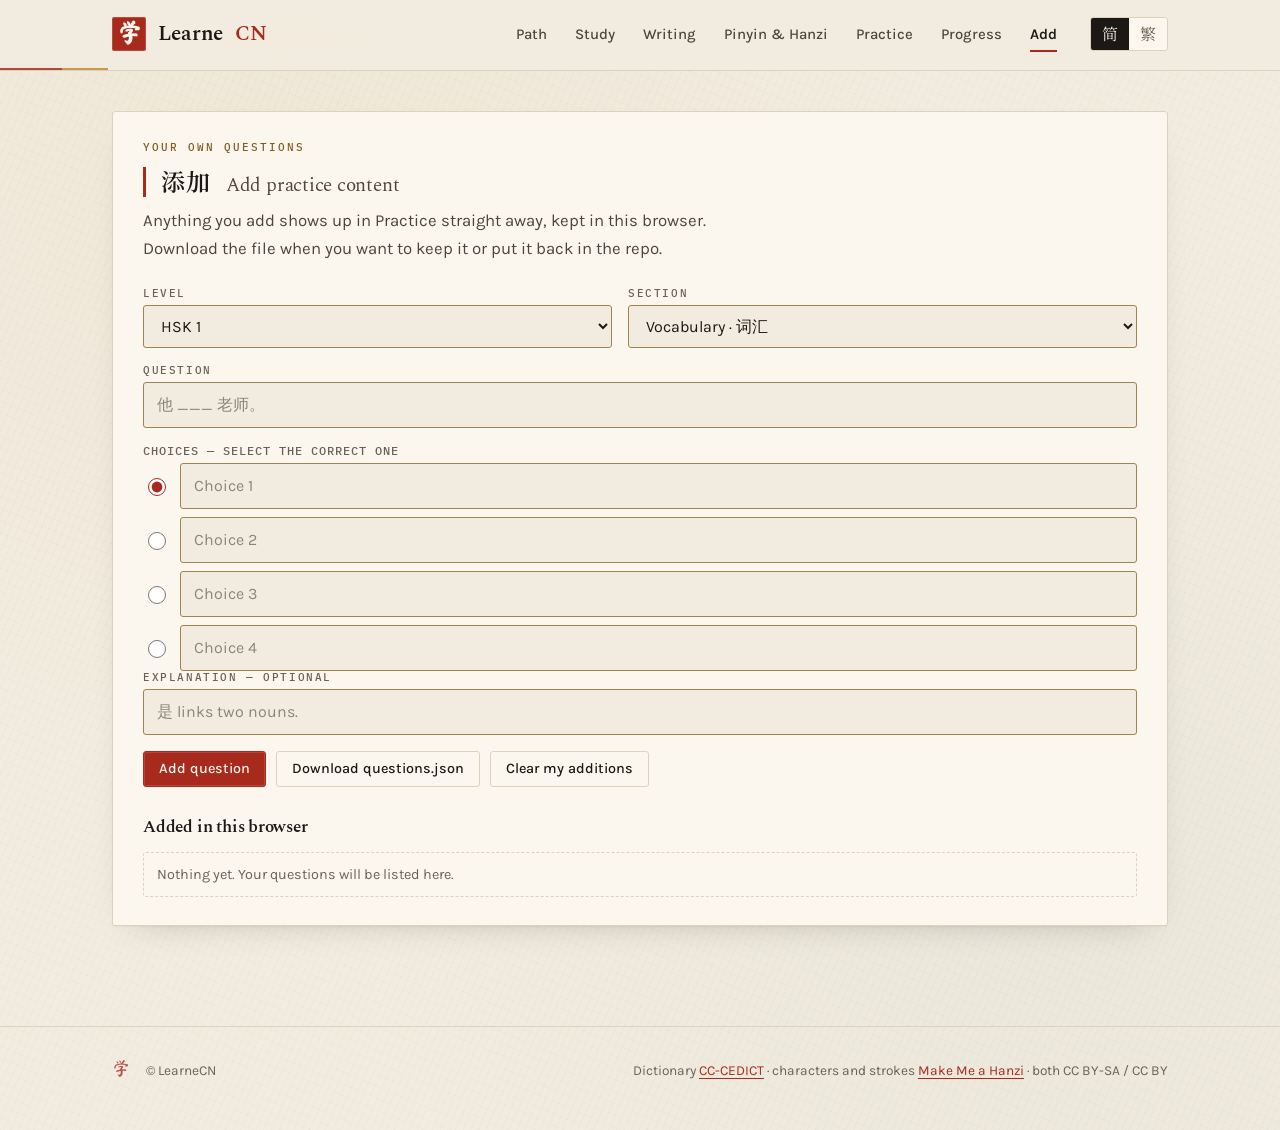
<file: html/add.html>
<!DOCTYPE html>
<!--
  LearneCN — https://github.com/clmpnn/LearneCN
  Copyright (C) 2026 clmpnn

  This program is free software: you can redistribute it and/or modify it under
  the terms of the GNU General Public License as published by the Free Software
  Foundation, either version 3 of the License, or (at your option) any later
  version.

  This program is distributed in the hope that it will be useful, but WITHOUT ANY
  WARRANTY; without even the implied warranty of MERCHANTABILITY or FITNESS FOR A
  PARTICULAR PURPOSE. See the GNU General Public License for more details.

  You should have received a copy of the GNU General Public License along with
  this program. If not, see <https://www.gnu.org/licenses/>.

  SPDX-License-Identifier: GPL-3.0-or-later
-->
<html lang="en">
<head>
<meta charset="UTF-8">
<meta name="viewport" content="width=device-width, initial-scale=1.0, viewport-fit=cover">
<meta name="theme-color" content="#a82a1c" media="(prefers-color-scheme: light)">
<meta name="theme-color" content="#171613" media="(prefers-color-scheme: dark)">
<link rel="manifest" href="../manifest.webmanifest">
<link rel="apple-touch-icon" href="../icons/apple-touch-icon.png">
<meta name="apple-mobile-web-app-capable" content="yes">
<meta name="mobile-web-app-capable" content="yes">
<meta name="apple-mobile-web-app-status-bar-style" content="black-translucent">
<meta name="apple-mobile-web-app-title" content="LearneCN">
<meta name="format-detection" content="telephone=no">
<meta name="description" content="Add your own HSK practice questions to LearneCN, including spoken listening prompts and images.">
<title>LearneCN — Add Content</title>
<link rel="icon" href="../favicon.svg" type="image/svg+xml">
<link rel="preconnect" href="https://fonts.googleapis.com">
<link rel="preconnect" href="https://fonts.gstatic.com" crossorigin>
<link href="https://fonts.googleapis.com/css2?family=IBM+Plex+Mono:wght@400;500&family=Karla:wght@400;500;600;700&family=Ma+Shan+Zheng&family=Noto+Serif+SC:wght@400;600;700&family=Spectral:wght@400;600&display=swap" rel="stylesheet">
<link rel="stylesheet" href="../css/style.css">
<link rel="stylesheet" href="../css/pages.css">
</head>
<body>

<header class="site-header">
  <div class="wrap">
    <a class="brand" href="index.html"><span class="seal" aria-hidden="true">学</span>Learne<em>CN</em></a>
    <nav class="site-nav" aria-label="Main">
      <a href="path.html">Path</a>
      <a href="study.html">Study</a>
      <a href="writing.html">Writing</a>
      <a href="characters.html">Pinyin &amp; Hanzi</a>
      <a href="practice.html">Practice</a>
      <a href="progress.html">Progress</a>
      <a href="add.html">Add</a>
    </nav>
    <div class="script-toggle" role="group" aria-label="Character set">
      <button type="button" data-script="simplified" title="Simplified characters">简</button>
      <button type="button" data-script="traditional" title="Traditional characters">繁</button>
    </div>
  </div>
</header>

<main>
  <div class="wrap">
    <section class="panel">
      <header>
        <p class="eyebrow">Your own questions</p>
        <div class="sec-head"><span class="cn" lang="zh">添加</span><h2>Add practice content</h2></div>
        <p class="lede">Anything you add shows up in Practice straight away, kept in this
          browser. Download the file when you want to keep it or put it back in the repo.</p>
      </header>

      <div class="row" style="gap:16px;align-items:flex-start">
        <label class="field" style="flex:1 1 160px">
          <span>Level</span>
          <select id="fLevel">
            <option value="1">HSK 1</option>
            <option value="2">HSK 2</option>
            <option value="3">HSK 3</option>
            <option value="4">HSK 4</option>
            <option value="5">HSK 5</option>
            <option value="6">HSK 6</option>
            <option value="7">进阶 · Beyond HSK</option>
          </select>
        </label>
        <label class="field" style="flex:1 1 200px">
          <span>Section</span>
          <select id="fSection">
            <option value="vocabulary">Vocabulary · 词汇</option>
            <option value="characters">Characters · 汉字</option>
            <option value="grammar">Grammar · 语法</option>
            <option value="reading">Reading · 阅读</option>
            <option value="listening">Listening · 听力</option>
          </select>
        </label>
      </div>

      <label class="field" id="wrapPassage" hidden>
        <span>Passage — reading only</span>
        <textarea id="fPassage" rows="4" lang="zh" placeholder="今天是星期六。上午我在家看电视……"></textarea>
      </label>

      <label class="field" id="wrapSpeak" hidden>
        <span>Spoken prompt — listening only</span>
        <input type="text" id="fSpeak" lang="zh" placeholder="现在几点了？">
      </label>
      <div class="row" id="wrapSpeakTest" hidden style="margin:-6px 0 16px">
        <button class="btn" id="testSpeak" type="button">🔊 Hear it</button>
        <span class="hint">The browser reads this aloud in Mandarin — no audio file needed.</span>
      </div>

      <label class="field">
        <span>Question</span>
        <input type="text" id="fQuestion" placeholder="他 ___ 老师。">
      </label>

      <div class="field">
        <span style="display:block;font:500 .78rem/1 var(--mono);letter-spacing:.08em;text-transform:uppercase;color:var(--muted);margin-bottom:6px">
          Choices — select the correct one
        </span>
        <div class="choice-rows" id="choiceRows"></div>
      </div>

      <label class="field">
        <span>Explanation — optional</span>
        <input type="text" id="fNote" placeholder="是 links two nouns.">
      </label>

      <label class="field" id="wrapAudio" hidden>
        <span>Audio file path — optional, listening only</span>
        <input type="text" id="fAudio" placeholder="../audio/hsk1-01.mp3">
      </label>

      <label class="field" id="wrapImage" hidden>
        <span>Image — optional, listening only</span>
        <input type="file" id="fImage" accept="image/*">
      </label>
      <div class="row" id="imagePreviewRow" hidden style="margin:-6px 0 16px">
        <img class="preview-img" id="imagePreview" alt="Selected image preview">
        <button class="btn" id="clearImage" type="button">✕ Remove</button>
      </div>
      <p class="hint" id="imageHint" hidden style="margin:-8px 0 16px">
        Images are embedded straight into the question, so there is no separate file to manage.
        Large ones are shrunk automatically.
      </p>

      <div class="row" style="margin-top:8px">
        <button class="btn primary" id="addQuestion" type="button">Add question</button>
        <button class="btn" id="download" type="button">Download questions.json</button>
        <button class="btn" id="clearAll" type="button">Clear my additions</button>
        <span class="spacer"></span>
        <span class="status" id="addStatus" role="status" aria-live="polite"></span>
      </div>

      <h3 style="margin-top:30px">Added in this browser</h3>
      <ul class="added-list" id="addedList"></ul>
    </section>
  </div>
</main>

<footer class="site-footer">
  <div class="wrap">
    <span class="mark" lang="zh" aria-hidden="true">学</span>
    <span>© LearneCN</span>
    <span class="spacer"></span>
    <span>Dictionary <a href="https://cc-cedict.org/" rel="noopener">CC-CEDICT</a> ·
      characters and strokes <a href="https://github.com/skishore/makemeahanzi" rel="noopener">Make Me a Hanzi</a>
      · both CC BY-SA / CC BY</span>
  </div>
</footer>

<script src="../js/app.js"></script>
<script src="../js/pwa.js"></script>
<script src="../js/add.js"></script>
</body>
</html>
</file>
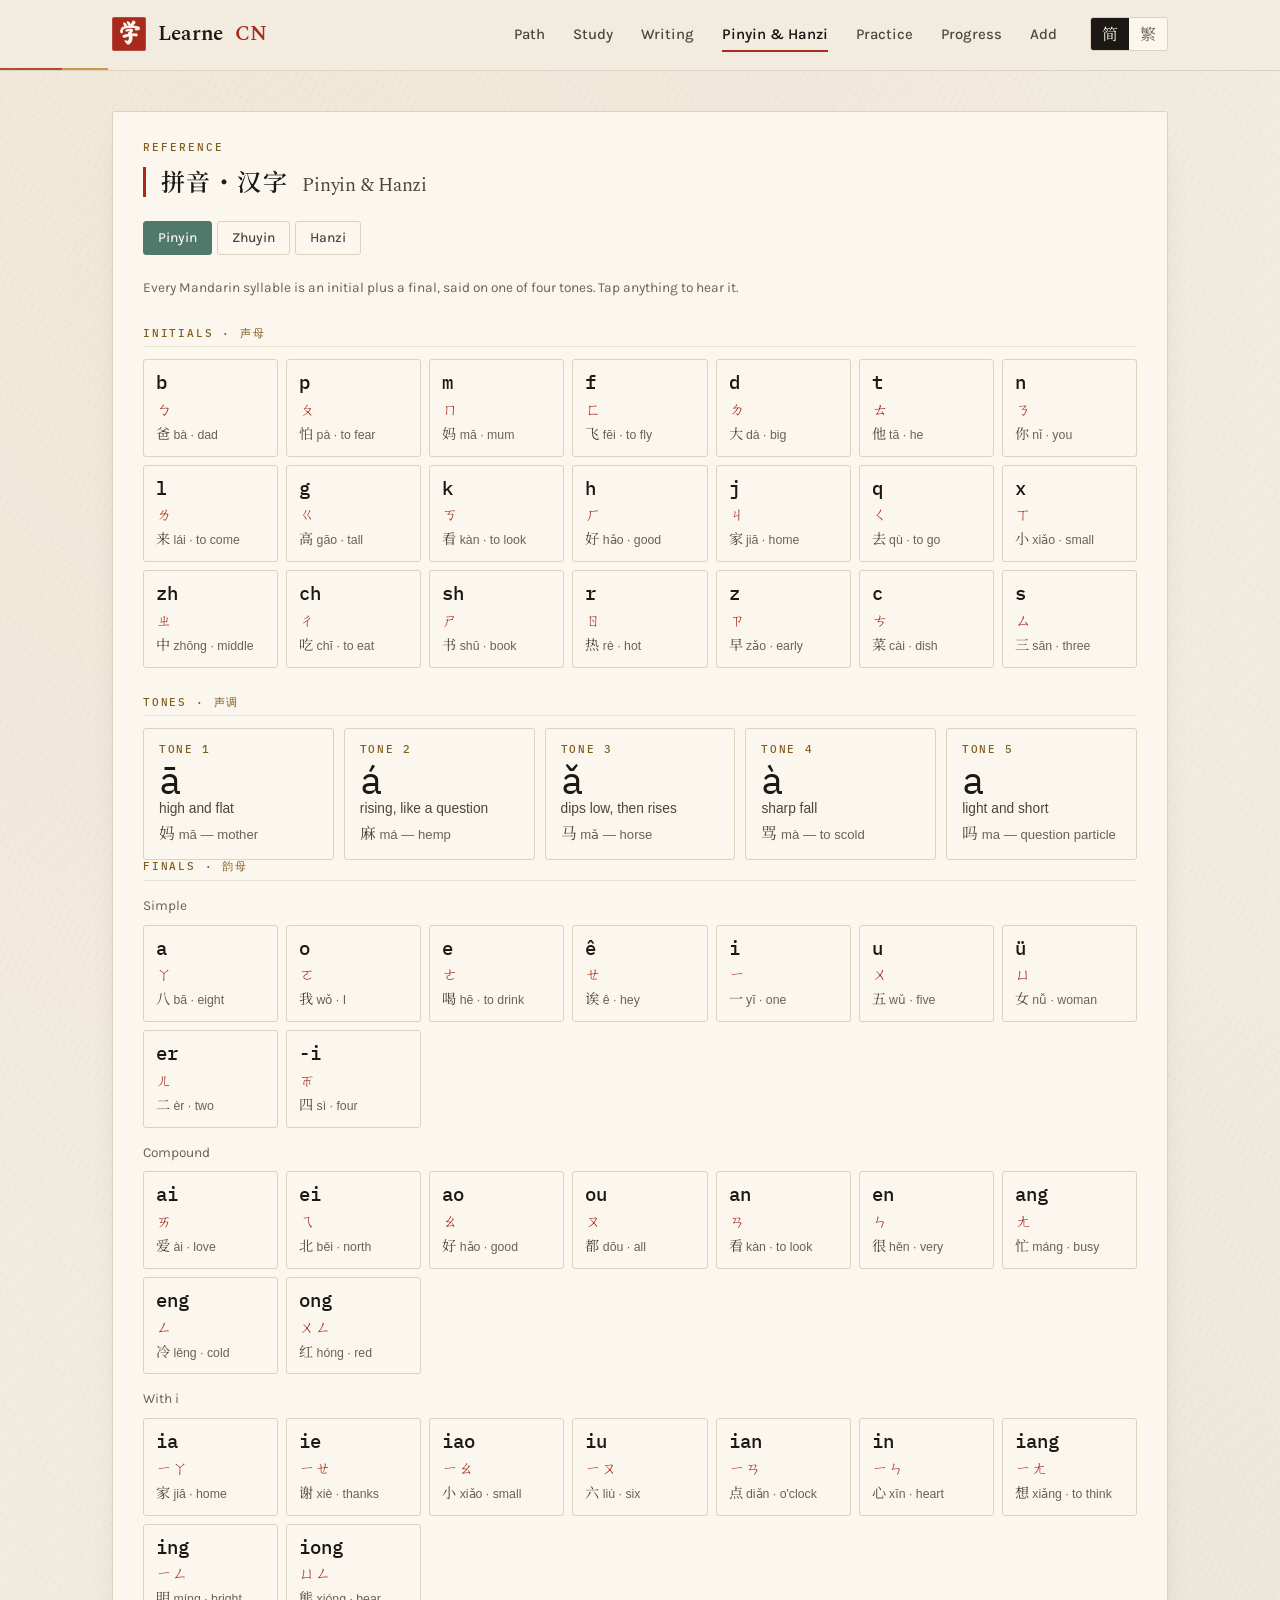
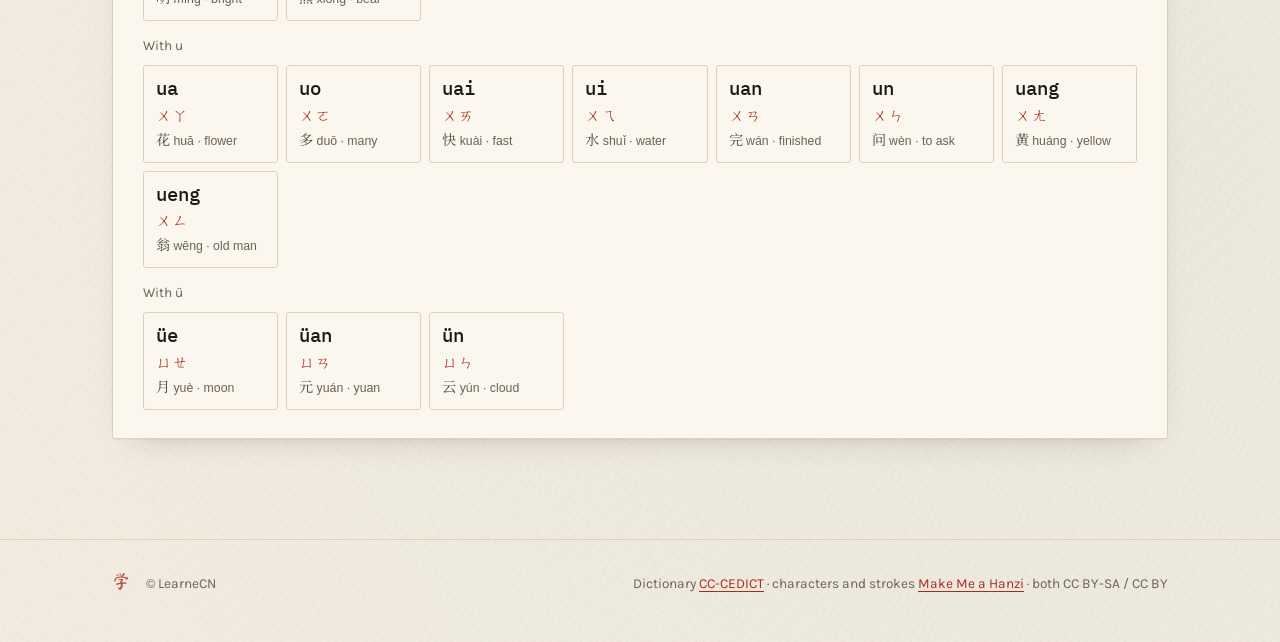
<file: html/characters.html>
<!DOCTYPE html>
<!--
  LearneCN — https://github.com/clmpnn/LearneCN
  Copyright (C) 2026 clmpnn

  This program is free software: you can redistribute it and/or modify it under
  the terms of the GNU General Public License as published by the Free Software
  Foundation, either version 3 of the License, or (at your option) any later
  version.

  This program is distributed in the hope that it will be useful, but WITHOUT ANY
  WARRANTY; without even the implied warranty of MERCHANTABILITY or FITNESS FOR A
  PARTICULAR PURPOSE. See the GNU General Public License for more details.

  You should have received a copy of the GNU General Public License along with
  this program. If not, see <https://www.gnu.org/licenses/>.

  SPDX-License-Identifier: GPL-3.0-or-later
-->
<html lang="en">
<head>
<meta charset="UTF-8">
<meta name="viewport" content="width=device-width, initial-scale=1.0, viewport-fit=cover">
<meta name="theme-color" content="#a82a1c" media="(prefers-color-scheme: light)">
<meta name="theme-color" content="#171613" media="(prefers-color-scheme: dark)">
<link rel="manifest" href="../manifest.webmanifest">
<link rel="apple-touch-icon" href="../icons/apple-touch-icon.png">
<meta name="apple-mobile-web-app-capable" content="yes">
<meta name="mobile-web-app-capable" content="yes">
<meta name="apple-mobile-web-app-status-bar-style" content="black-translucent">
<meta name="apple-mobile-web-app-title" content="LearneCN">
<meta name="format-detection" content="telephone=no">
<meta name="description" content="Complete pinyin initials, finals and tone charts with audio, zhuyin alongside, plus every HSK character with readings, meanings and stroke order.">
<title>LearneCN — Pinyin &amp; Hanzi</title>
<link rel="icon" href="../favicon.svg" type="image/svg+xml">
<link rel="preconnect" href="https://fonts.googleapis.com">
<link rel="preconnect" href="https://fonts.gstatic.com" crossorigin>
<link href="https://fonts.googleapis.com/css2?family=IBM+Plex+Mono:wght@400;500&family=Karla:wght@400;500;600;700&family=Ma+Shan+Zheng&family=Noto+Serif+SC:wght@400;600;700&family=Spectral:wght@400;600&display=swap" rel="stylesheet">
<link rel="stylesheet" href="../css/style.css">
<link rel="stylesheet" href="../css/pages.css">
</head>
<body>

<header class="site-header">
  <div class="wrap">
    <a class="brand" href="index.html"><span class="seal" aria-hidden="true">学</span>Learne<em>CN</em></a>
    <nav class="site-nav" aria-label="Main">
      <a href="path.html">Path</a>
      <a href="study.html">Study</a>
      <a href="writing.html">Writing</a>
      <a href="characters.html">Pinyin &amp; Hanzi</a>
      <a href="practice.html">Practice</a>
      <a href="progress.html">Progress</a>
      <a href="add.html">Add</a>
    </nav>
    <div class="script-toggle" role="group" aria-label="Character set">
      <button type="button" data-script="simplified" title="Simplified characters">简</button>
      <button type="button" data-script="traditional" title="Traditional characters">繁</button>
    </div>
  </div>
</header>

<main>
  <div class="wrap">
    <section class="panel">
      <header>
        <p class="eyebrow">Reference</p>
        <div class="sec-head"><span class="cn" lang="zh">拼音・汉字</span><h2>Pinyin &amp; Hanzi</h2></div>
      </header>

      <div class="chips" role="tablist" aria-label="Reference sections" id="tabs">
        <button class="chip" role="tab" id="tab-pinyin" aria-controls="panel-pinyin" aria-selected="true" aria-pressed="true" data-tab="pinyin">Pinyin</button>
        <button class="chip" role="tab" id="tab-zhuyin" aria-controls="panel-zhuyin" aria-selected="false" aria-pressed="false" data-tab="zhuyin">Zhuyin</button>
        <button class="chip" role="tab" id="tab-hanzi" aria-controls="panel-hanzi" aria-selected="false" aria-pressed="false" data-tab="hanzi">Hanzi</button>
      </div>

      <div class="tab-panels" style="margin-top:22px">

        <div role="tabpanel" id="panel-pinyin" aria-labelledby="tab-pinyin">
          <p class="hint" style="margin-bottom:18px">
            Every Mandarin syllable is an initial plus a final, said on one of four tones.
            Tap anything to hear it.
          </p>
          <p class="group-label">Initials · 声母</p>
          <div class="sound-grid" id="initials"></div>
          <p class="group-label">Tones · 声调</p>
          <div class="tone-grid" id="tones"></div>
          <div id="finals-groups"></div>
        </div>

        <div role="tabpanel" id="panel-zhuyin" aria-labelledby="tab-zhuyin" hidden>
          <p class="hint" style="margin-bottom:18px">
            Zhuyin — bopomofo — spells the same sounds with symbols instead of Latin letters.
            It is the standard system taught in Taiwan.
          </p>
          <div id="zhuyin-body"></div>
        </div>

        <div role="tabpanel" id="panel-hanzi" aria-labelledby="tab-hanzi" hidden>
          <div class="toolbar">
            <div class="chips" id="levels" role="group" aria-label="HSK level"></div>
            <span class="spacer"></span>
            <label class="sr-only" for="hzFilter">Filter characters</label>
            <input type="search" id="hzFilter" placeholder="Filter by pinyin or meaning" style="max-width:250px" autocomplete="off">
          </div>
          <p class="status" id="hzCount"></p>
          <div class="hanzi-grid" id="hanziGrid" style="margin-top:12px"></div>
          <p class="hint" style="margin-top:16px">
            Tap a character for its readings, radical and how it is built.
            HSK levels follow the 2012 official word lists — a character sits at the level of
            the first word that uses it. Character data from
            <a href="https://github.com/skishore/makemeahanzi" rel="noopener">Make Me a Hanzi</a>,
            built on <a href="https://www.unicode.org/charts/unihan.html" rel="noopener">Unihan</a> and
            <a href="https://cc-cedict.org/" rel="noopener">CC-CEDICT</a>.
          </p>
        </div>

      </div>
    </section>
  </div>
</main>

<div class="modal" id="charModal" hidden role="dialog" aria-modal="true" aria-labelledby="modalChar">
  <div class="modal-box">
    <div class="modal-top">
      <div class="tianzige"><span id="modalChar" lang="zh"></span></div>
      <div>
        <p class="pinyin" id="modalPinyin" style="font-size:1.1rem;margin:.2em 0"></p>
        <p class="hint" id="modalLevel" style="margin:0"></p>
      </div>
      <button class="modal-close" id="modalClose" type="button" aria-label="Close">✕</button>
    </div>
    <dl class="char-facts" id="modalFacts"></dl>
    <div class="row" style="margin-top:20px">
      <button class="btn" id="modalSpeak" type="button">🔊 Hear it</button>
      <a class="btn primary" id="modalTrace" href="#">✎ Trace it</a>
      <a class="btn" id="modalLookup" href="#">Look it up</a>
    </div>
  </div>
</div>

<footer class="site-footer">
  <div class="wrap">
    <span class="mark" lang="zh" aria-hidden="true">学</span>
    <span>© LearneCN</span>
    <span class="spacer"></span>
    <span>Dictionary <a href="https://cc-cedict.org/" rel="noopener">CC-CEDICT</a> ·
      characters and strokes <a href="https://github.com/skishore/makemeahanzi" rel="noopener">Make Me a Hanzi</a>
      · both CC BY-SA / CC BY</span>
  </div>
</footer>

<script src="../js/app.js"></script>
<script src="../js/pwa.js"></script>
<script src="../js/characters.js"></script>
</body>
</html>
</file>
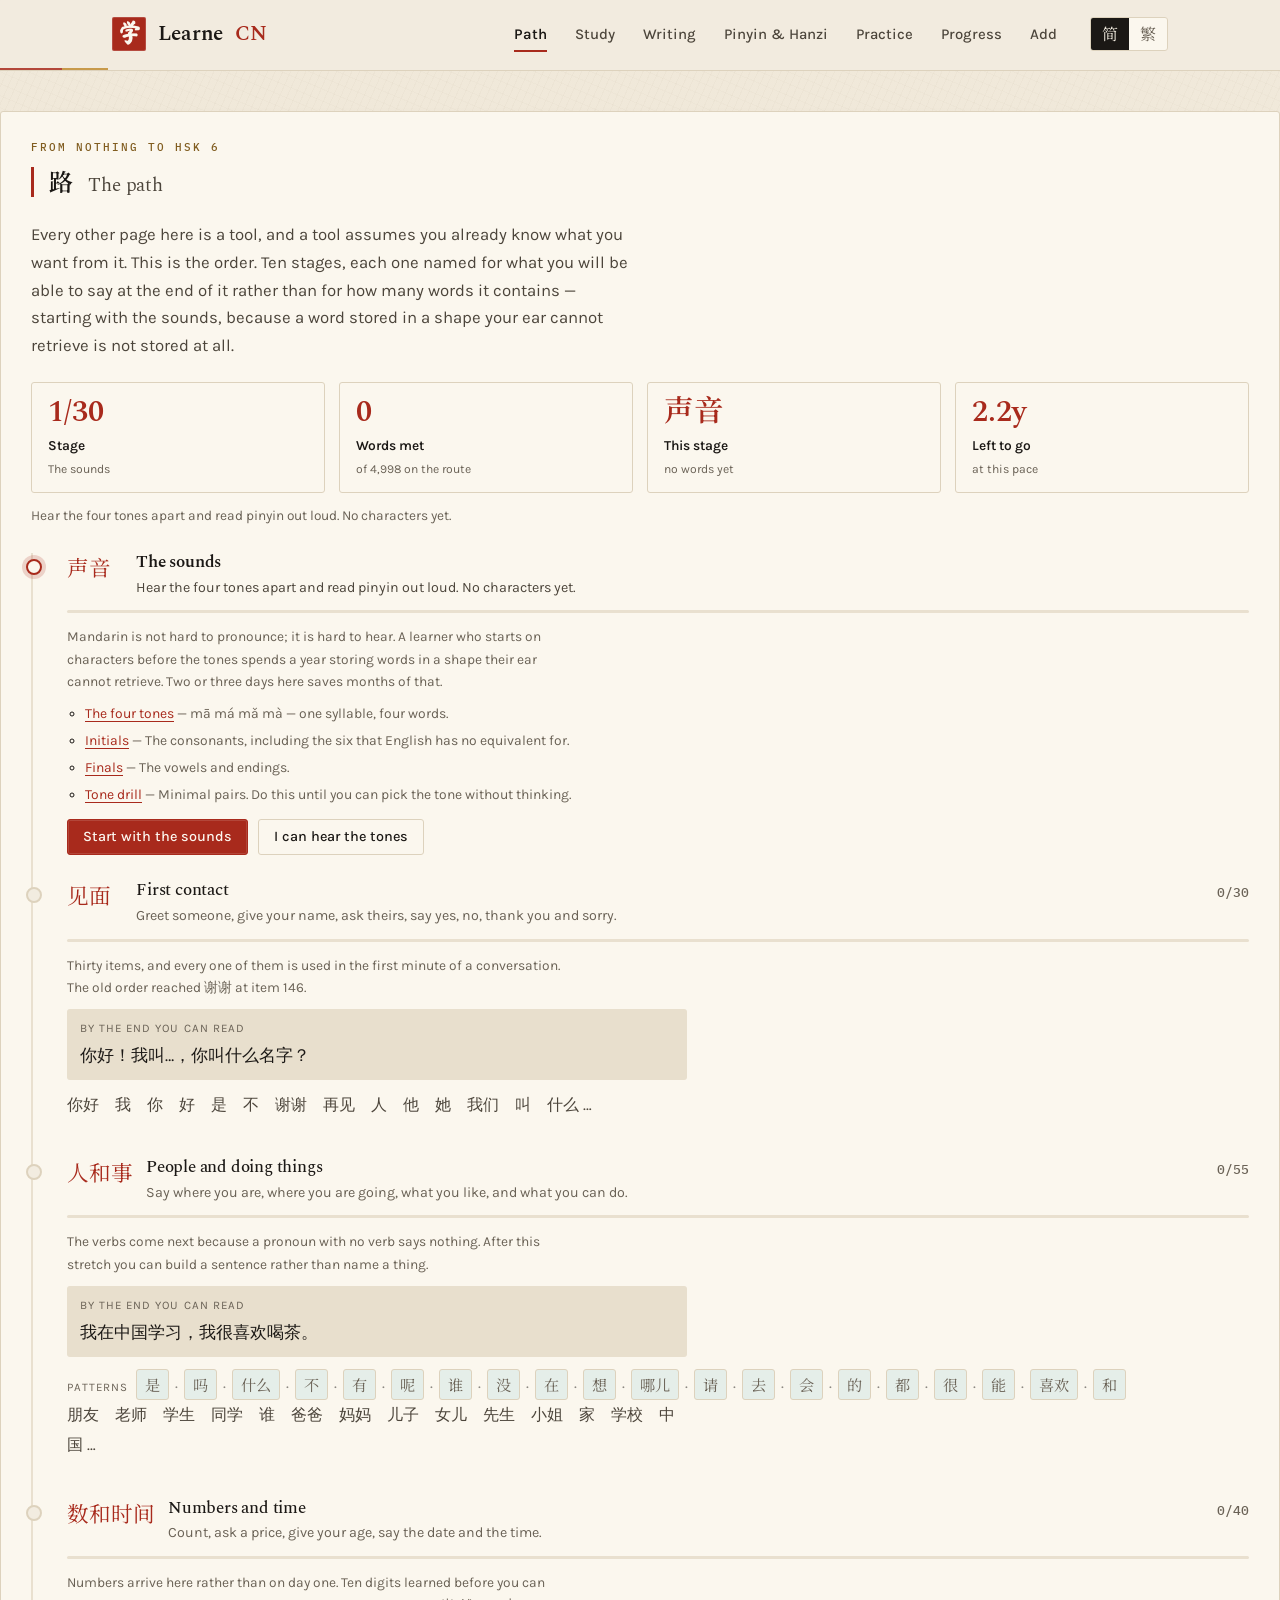
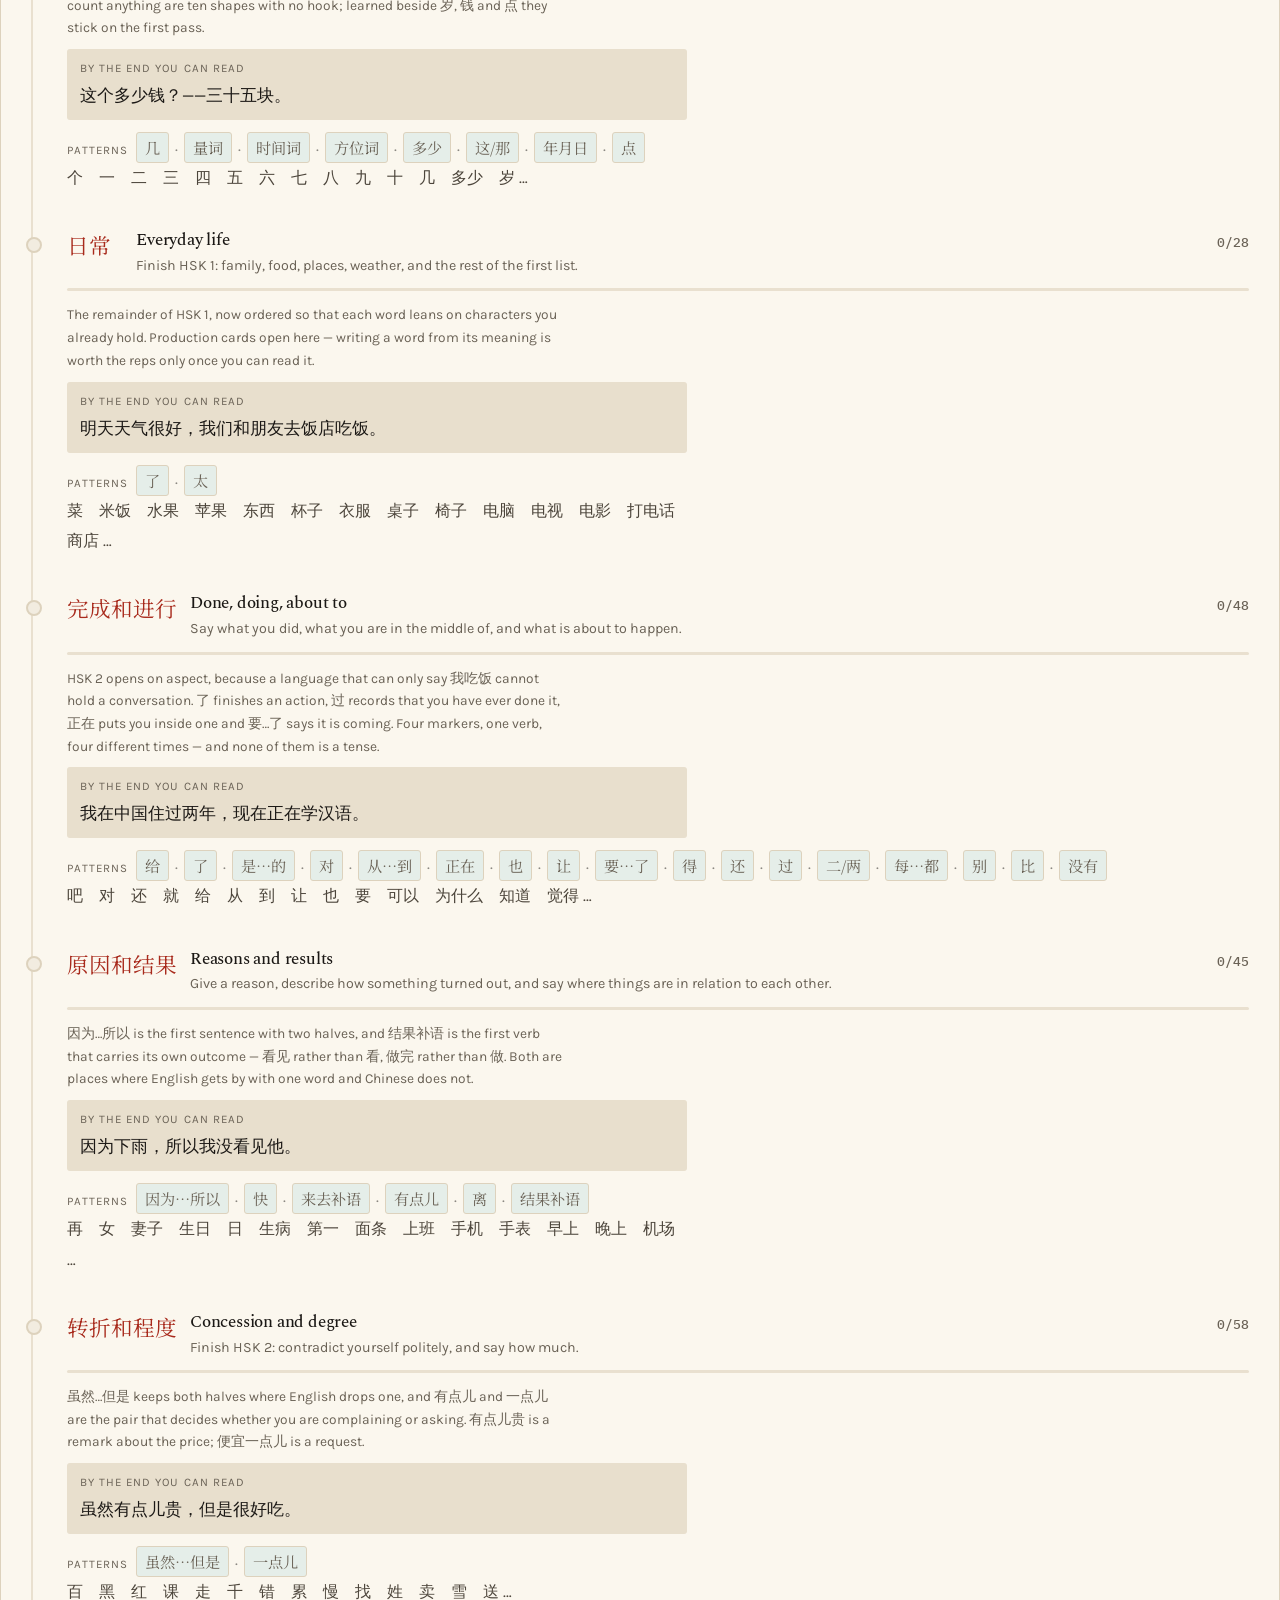
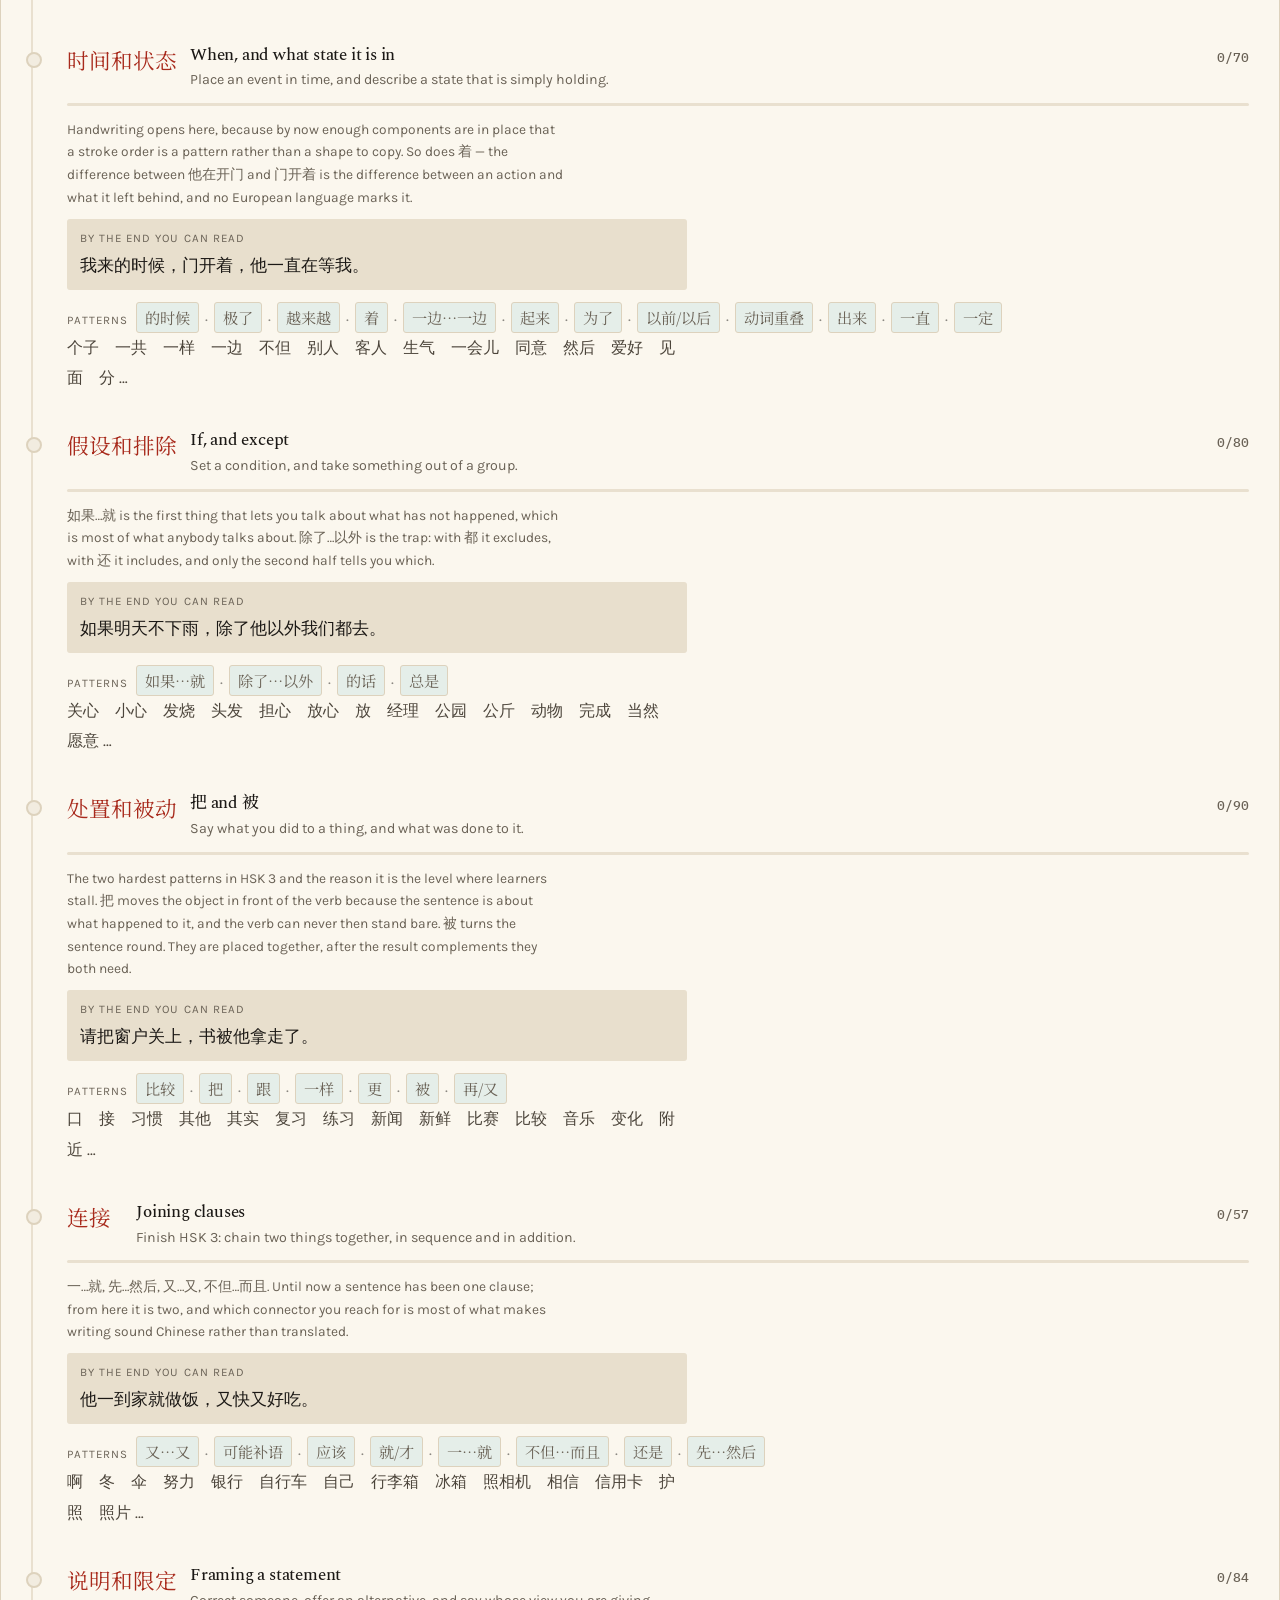
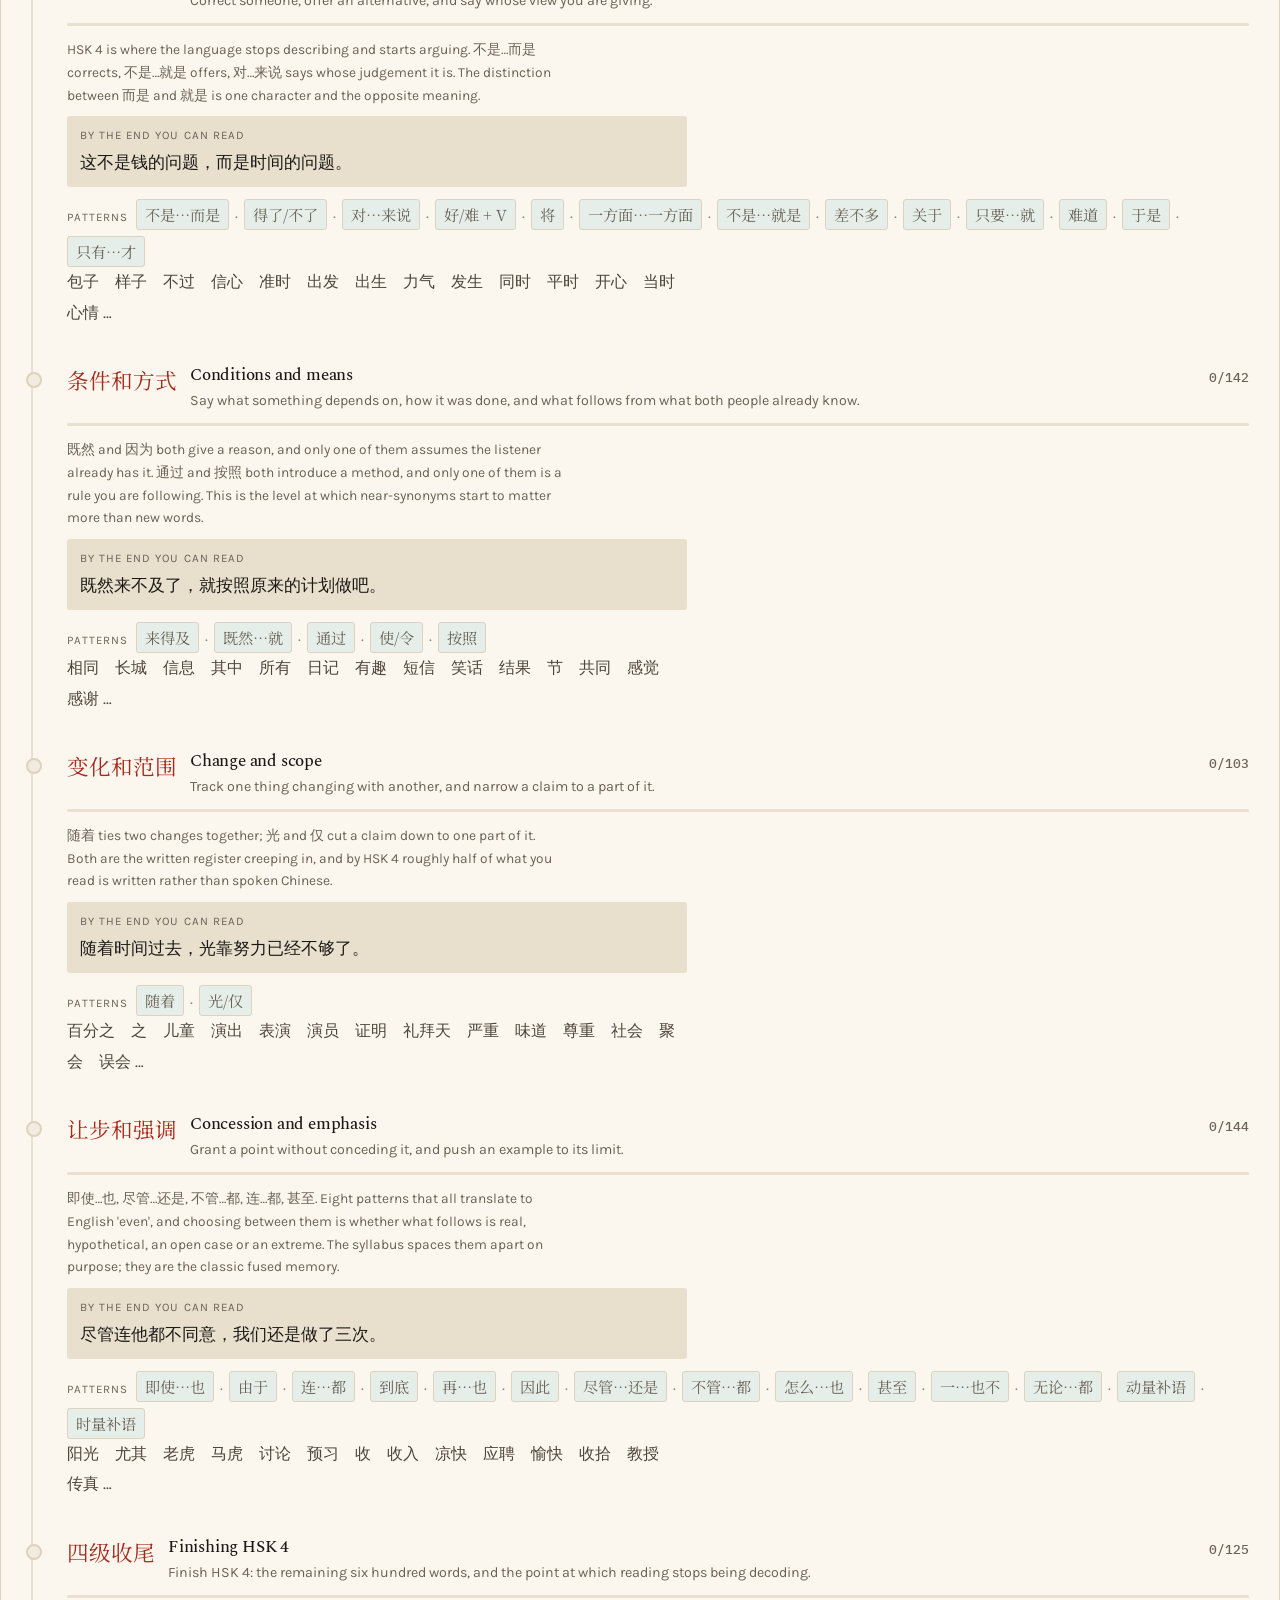
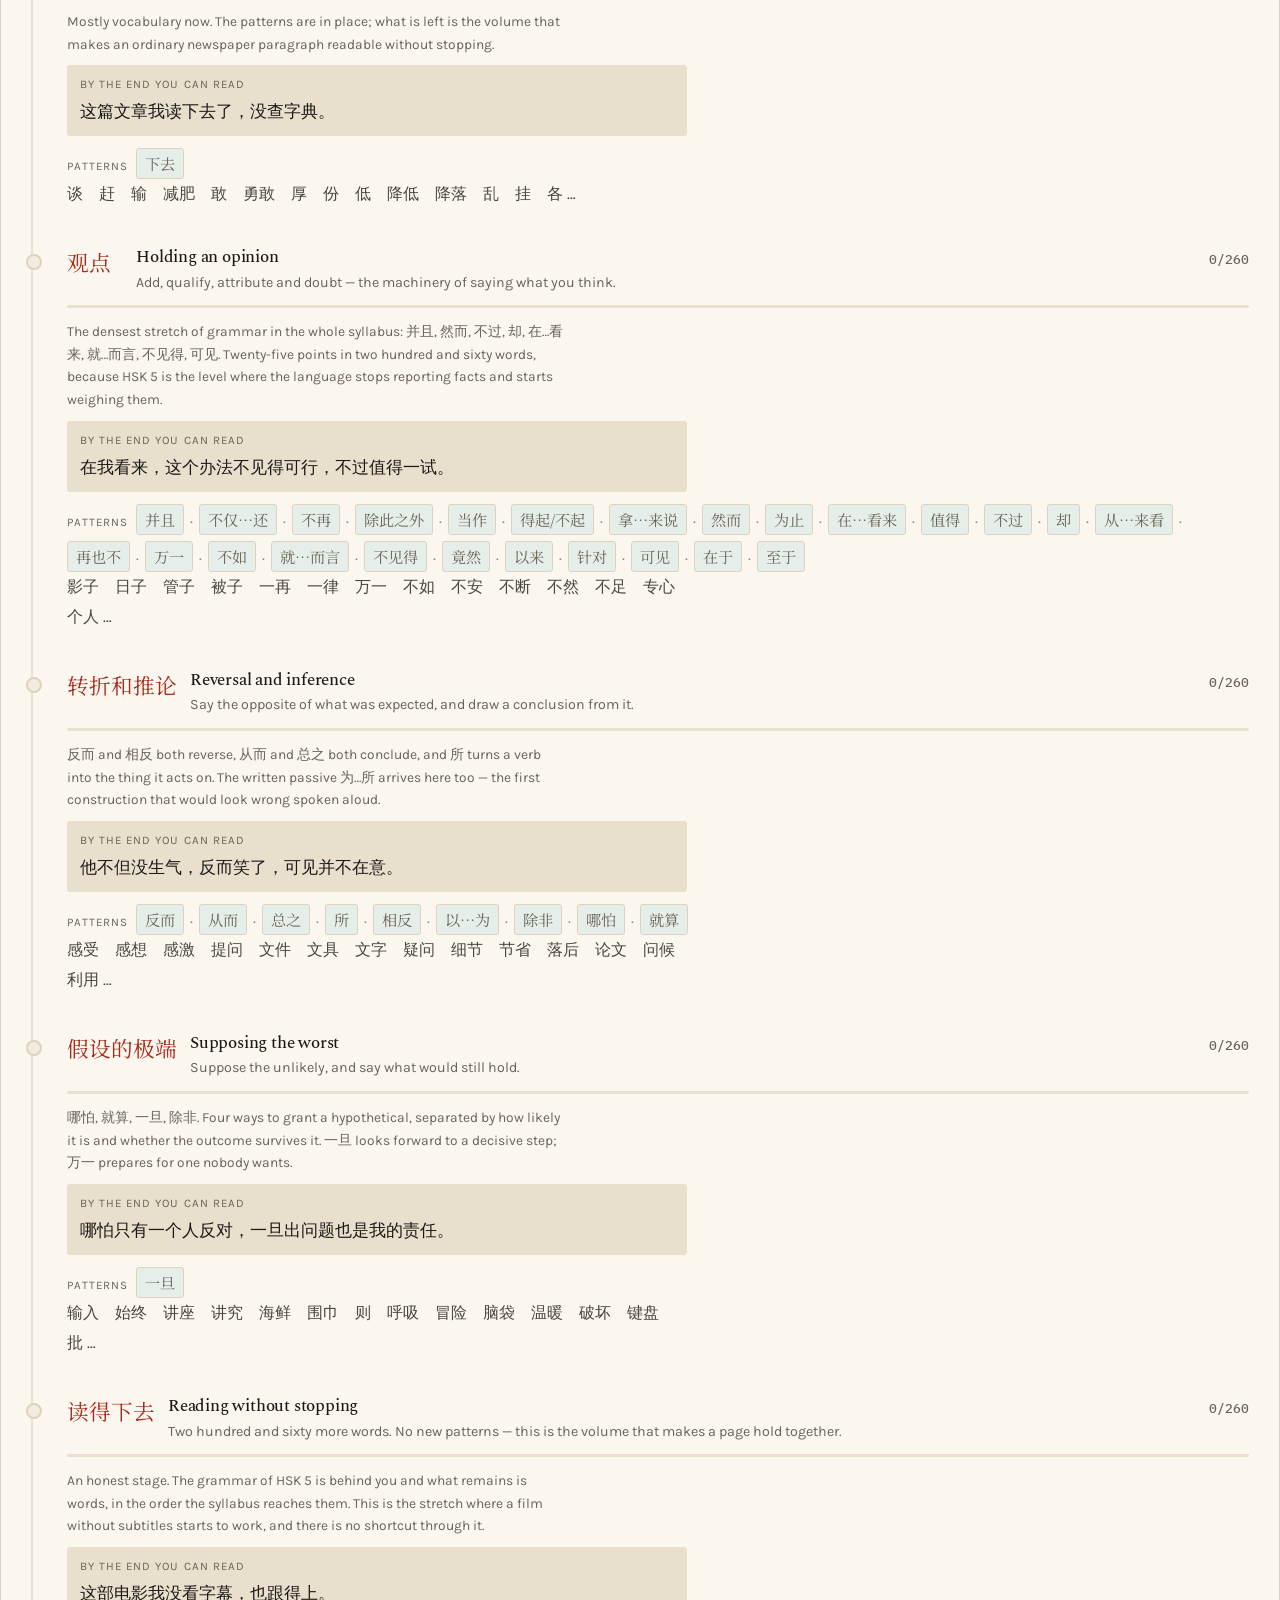
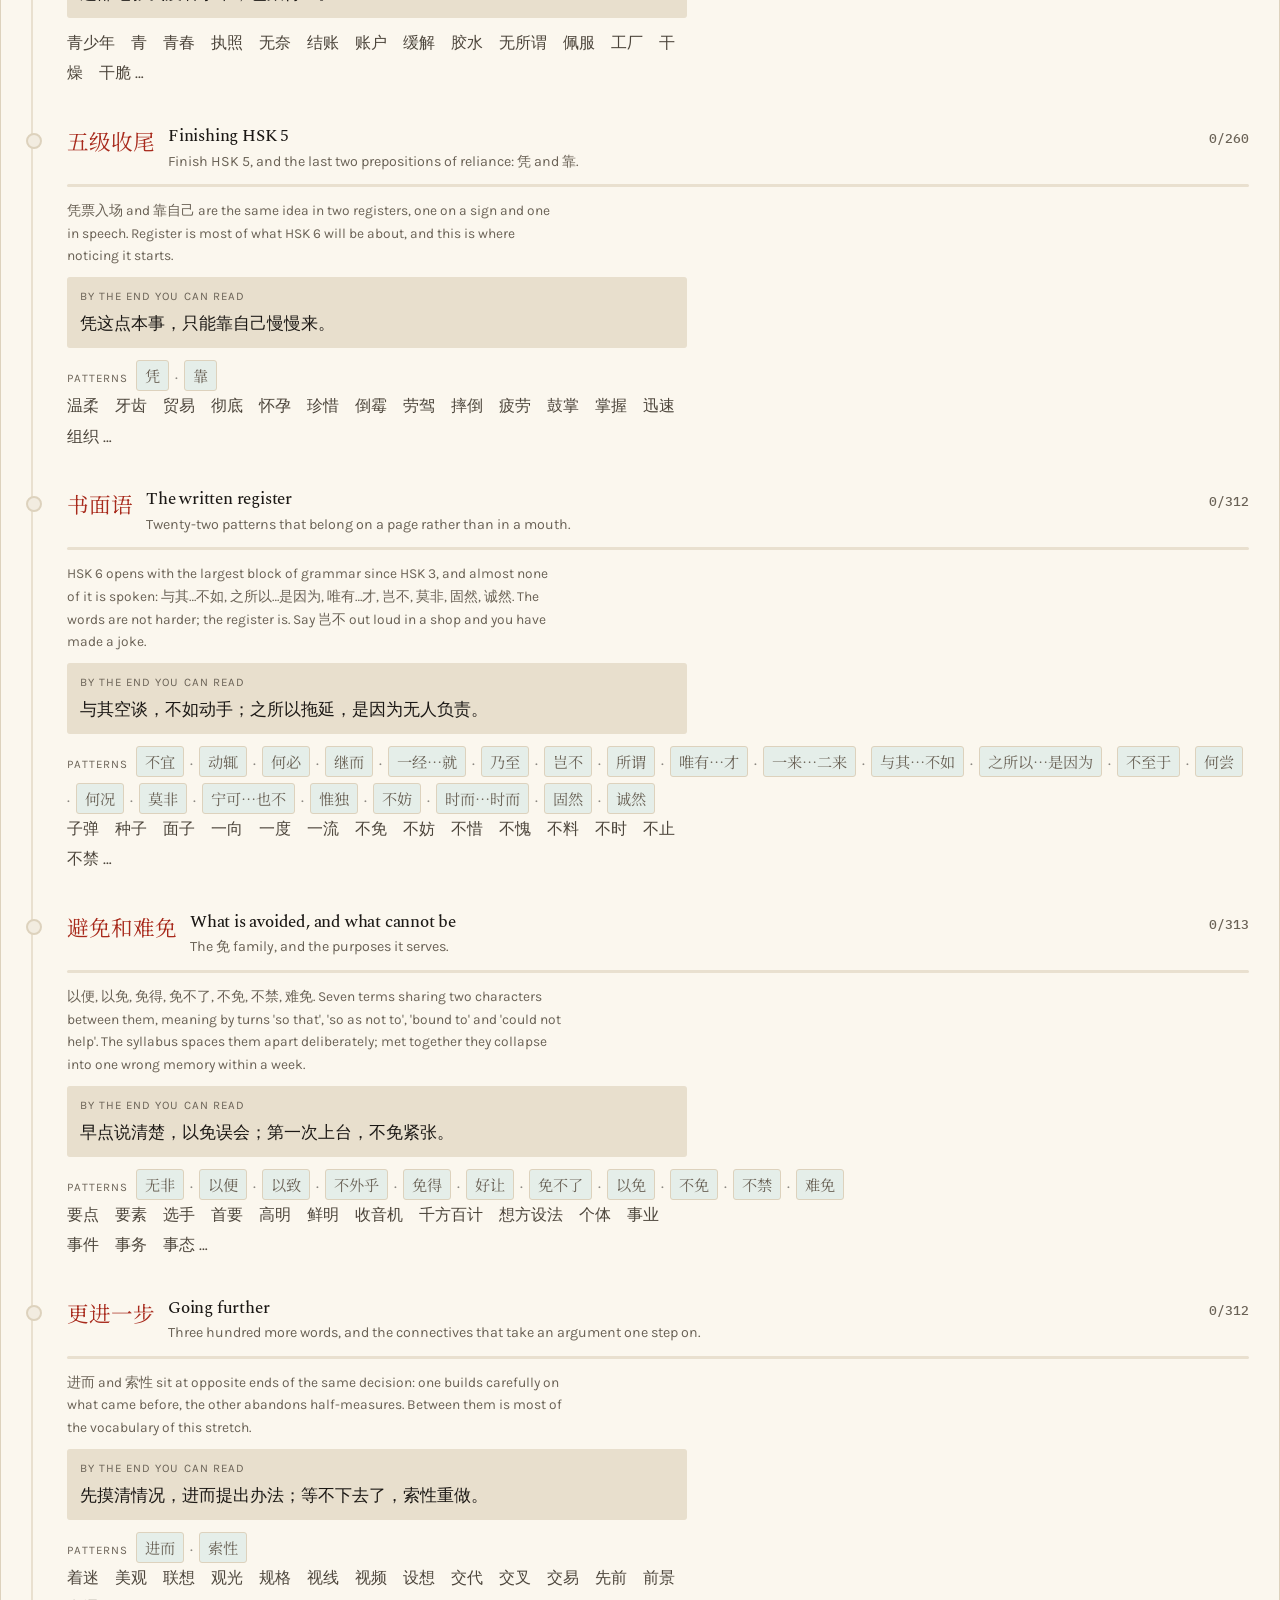
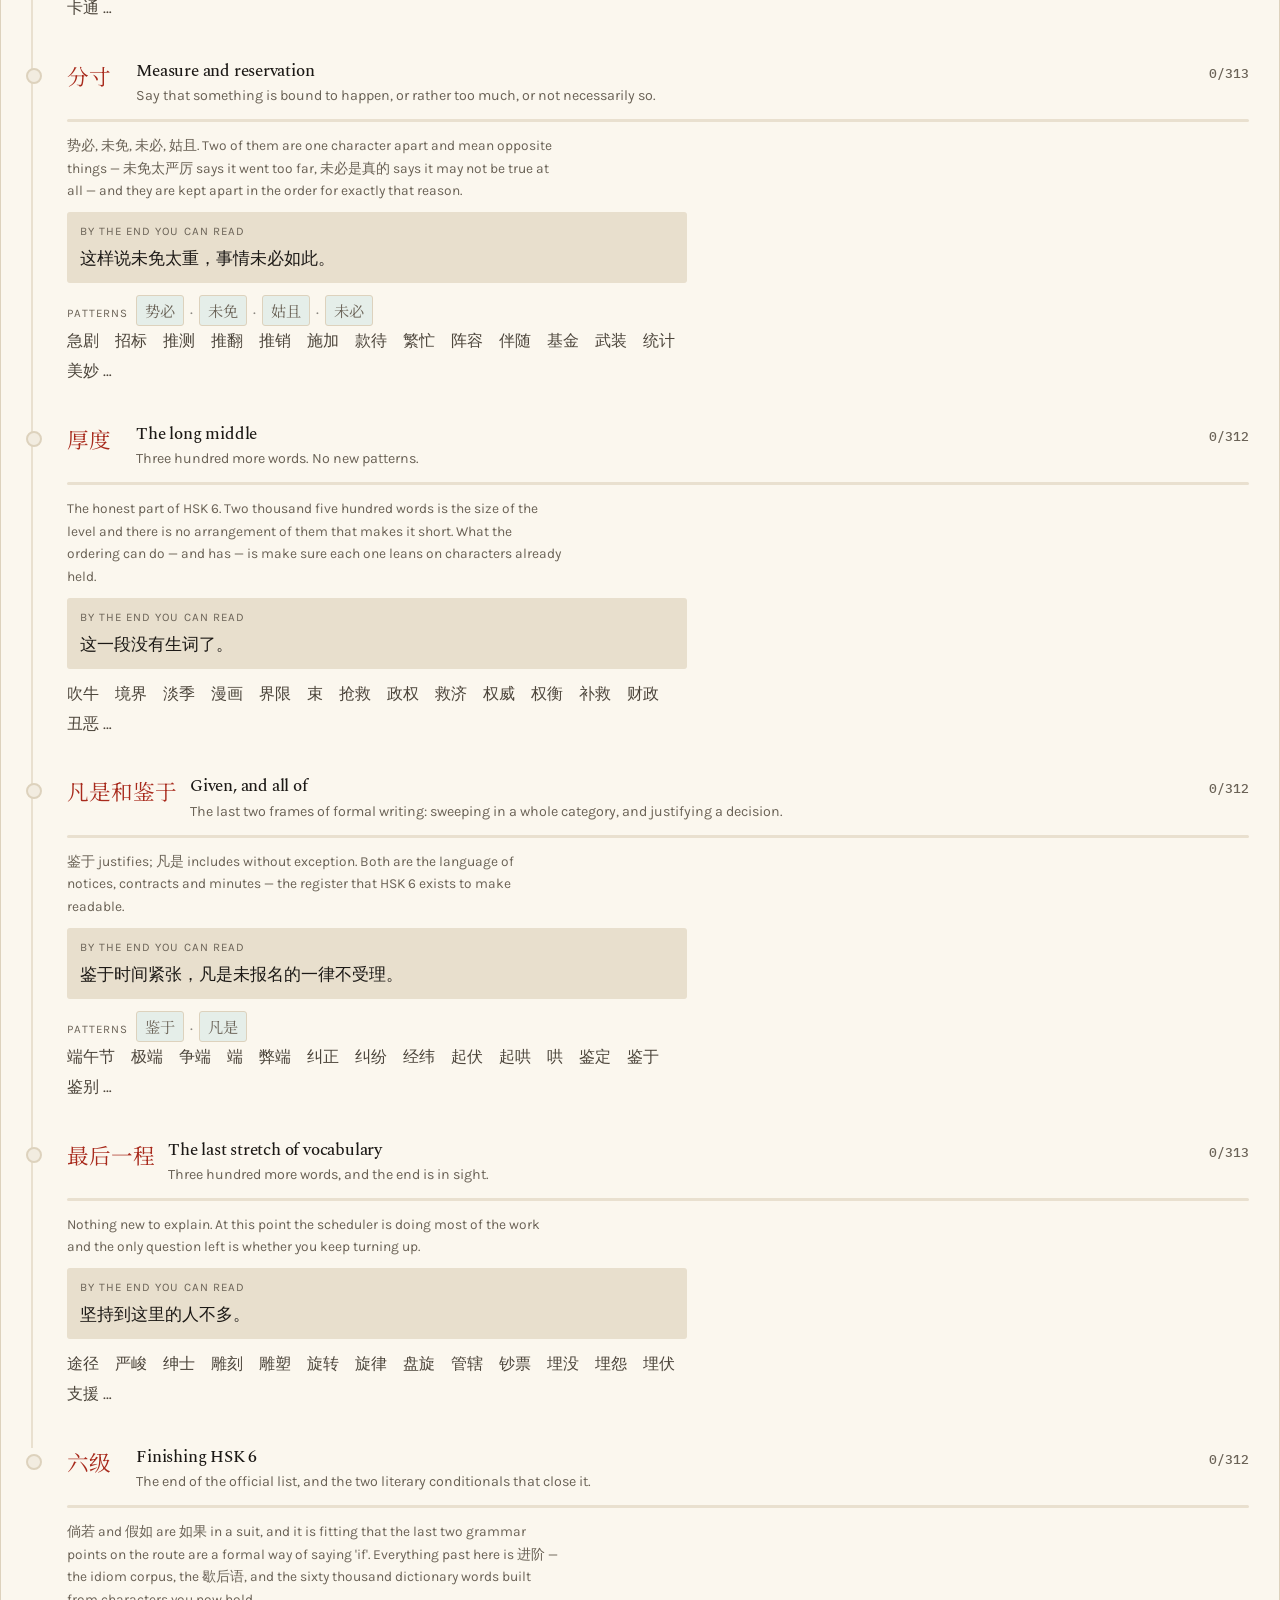
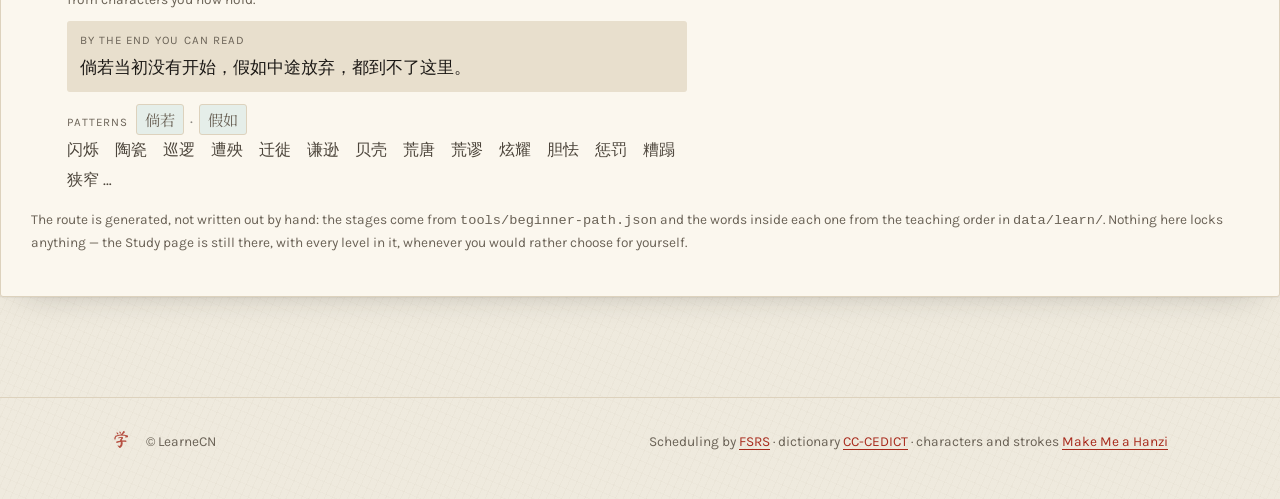
<file: html/path.html>
<!DOCTYPE html>
<!--
  LearneCN — https://github.com/clmpnn/LearneCN
  Copyright (C) 2026 clmpnn

  This program is free software: you can redistribute it and/or modify it
  under the terms of the GNU General Public License as published by the Free
  Software Foundation, either version 3 of the License, or (at your option)
  any later version. See the LICENSE file for the full text.

  SPDX-License-Identifier: GPL-3.0-or-later
-->
<html lang="en">
<head>
<meta charset="UTF-8">
<meta name="viewport" content="width=device-width, initial-scale=1.0, viewport-fit=cover">
<meta name="theme-color" content="#a82a1c" media="(prefers-color-scheme: light)">
<meta name="theme-color" content="#171613" media="(prefers-color-scheme: dark)">
<link rel="manifest" href="../manifest.webmanifest">
<link rel="apple-touch-icon" href="../icons/apple-touch-icon.png">
<meta name="apple-mobile-web-app-capable" content="yes">
<meta name="mobile-web-app-capable" content="yes">
<meta name="apple-mobile-web-app-status-bar-style" content="black-translucent">
<meta name="apple-mobile-web-app-title" content="LearneCN">
<meta name="format-detection" content="telephone=no">

<!-- iOS launch images. iOS matches on exact device size, so a page
     with no matching entry opens on a blank white screen. -->
<link rel="apple-touch-startup-image" media="(prefers-color-scheme: light) and (device-width: 440px) and (device-height: 956px) and (-webkit-device-pixel-ratio: 3) and (orientation: portrait)" href="../icons/splash-1320x2868.png">
<link rel="apple-touch-startup-image" media="(prefers-color-scheme: dark) and (device-width: 440px) and (device-height: 956px) and (-webkit-device-pixel-ratio: 3) and (orientation: portrait)" href="../icons/splash-1320x2868-dark.png">
<link rel="apple-touch-startup-image" media="(prefers-color-scheme: light) and (device-width: 430px) and (device-height: 932px) and (-webkit-device-pixel-ratio: 3) and (orientation: portrait)" href="../icons/splash-1290x2796.png">
<link rel="apple-touch-startup-image" media="(prefers-color-scheme: dark) and (device-width: 430px) and (device-height: 932px) and (-webkit-device-pixel-ratio: 3) and (orientation: portrait)" href="../icons/splash-1290x2796-dark.png">
<link rel="apple-touch-startup-image" media="(prefers-color-scheme: light) and (device-width: 402px) and (device-height: 874px) and (-webkit-device-pixel-ratio: 3) and (orientation: portrait)" href="../icons/splash-1206x2622.png">
<link rel="apple-touch-startup-image" media="(prefers-color-scheme: dark) and (device-width: 402px) and (device-height: 874px) and (-webkit-device-pixel-ratio: 3) and (orientation: portrait)" href="../icons/splash-1206x2622-dark.png">
<link rel="apple-touch-startup-image" media="(prefers-color-scheme: light) and (device-width: 393px) and (device-height: 852px) and (-webkit-device-pixel-ratio: 3) and (orientation: portrait)" href="../icons/splash-1179x2556.png">
<link rel="apple-touch-startup-image" media="(prefers-color-scheme: dark) and (device-width: 393px) and (device-height: 852px) and (-webkit-device-pixel-ratio: 3) and (orientation: portrait)" href="../icons/splash-1179x2556-dark.png">
<link rel="apple-touch-startup-image" media="(prefers-color-scheme: light) and (device-width: 390px) and (device-height: 844px) and (-webkit-device-pixel-ratio: 3) and (orientation: portrait)" href="../icons/splash-1170x2532.png">
<link rel="apple-touch-startup-image" media="(prefers-color-scheme: dark) and (device-width: 390px) and (device-height: 844px) and (-webkit-device-pixel-ratio: 3) and (orientation: portrait)" href="../icons/splash-1170x2532-dark.png">
<link rel="apple-touch-startup-image" media="(prefers-color-scheme: light) and (device-width: 375px) and (device-height: 812px) and (-webkit-device-pixel-ratio: 3) and (orientation: portrait)" href="../icons/splash-1125x2436.png">
<link rel="apple-touch-startup-image" media="(prefers-color-scheme: dark) and (device-width: 375px) and (device-height: 812px) and (-webkit-device-pixel-ratio: 3) and (orientation: portrait)" href="../icons/splash-1125x2436-dark.png">
<link rel="apple-touch-startup-image" media="(prefers-color-scheme: light) and (device-width: 360px) and (device-height: 780px) and (-webkit-device-pixel-ratio: 3) and (orientation: portrait)" href="../icons/splash-1080x2340.png">
<link rel="apple-touch-startup-image" media="(prefers-color-scheme: dark) and (device-width: 360px) and (device-height: 780px) and (-webkit-device-pixel-ratio: 3) and (orientation: portrait)" href="../icons/splash-1080x2340-dark.png">
<link rel="apple-touch-startup-image" media="(prefers-color-scheme: light) and (device-width: 414px) and (device-height: 896px) and (-webkit-device-pixel-ratio: 2) and (orientation: portrait)" href="../icons/splash-828x1792.png">
<link rel="apple-touch-startup-image" media="(prefers-color-scheme: dark) and (device-width: 414px) and (device-height: 896px) and (-webkit-device-pixel-ratio: 2) and (orientation: portrait)" href="../icons/splash-828x1792-dark.png">
<link rel="apple-touch-startup-image" media="(prefers-color-scheme: light) and (device-width: 375px) and (device-height: 667px) and (-webkit-device-pixel-ratio: 2) and (orientation: portrait)" href="../icons/splash-750x1334.png">
<link rel="apple-touch-startup-image" media="(prefers-color-scheme: dark) and (device-width: 375px) and (device-height: 667px) and (-webkit-device-pixel-ratio: 2) and (orientation: portrait)" href="../icons/splash-750x1334-dark.png">
<link rel="apple-touch-startup-image" media="(prefers-color-scheme: light) and (device-width: 1024px) and (device-height: 1366px) and (-webkit-device-pixel-ratio: 2) and (orientation: portrait)" href="../icons/splash-2048x2732.png">
<link rel="apple-touch-startup-image" media="(prefers-color-scheme: dark) and (device-width: 1024px) and (device-height: 1366px) and (-webkit-device-pixel-ratio: 2) and (orientation: portrait)" href="../icons/splash-2048x2732-dark.png">
<link rel="apple-touch-startup-image" media="(prefers-color-scheme: light) and (device-width: 834px) and (device-height: 1194px) and (-webkit-device-pixel-ratio: 2) and (orientation: portrait)" href="../icons/splash-1668x2388.png">
<link rel="apple-touch-startup-image" media="(prefers-color-scheme: dark) and (device-width: 834px) and (device-height: 1194px) and (-webkit-device-pixel-ratio: 2) and (orientation: portrait)" href="../icons/splash-1668x2388-dark.png">
<link rel="apple-touch-startup-image" media="(prefers-color-scheme: light) and (device-width: 820px) and (device-height: 1180px) and (-webkit-device-pixel-ratio: 2) and (orientation: portrait)" href="../icons/splash-1640x2360.png">
<link rel="apple-touch-startup-image" media="(prefers-color-scheme: dark) and (device-width: 820px) and (device-height: 1180px) and (-webkit-device-pixel-ratio: 2) and (orientation: portrait)" href="../icons/splash-1640x2360-dark.png">
<link rel="apple-touch-startup-image" media="(prefers-color-scheme: light) and (device-width: 768px) and (device-height: 1024px) and (-webkit-device-pixel-ratio: 2) and (orientation: portrait)" href="../icons/splash-1536x2048.png">
<link rel="apple-touch-startup-image" media="(prefers-color-scheme: dark) and (device-width: 768px) and (device-height: 1024px) and (-webkit-device-pixel-ratio: 2) and (orientation: portrait)" href="../icons/splash-1536x2048-dark.png">
<meta name="description" content="The route from no Mandarin at all to HSK 6, one stage at a time — what to learn next and why it comes now.">
<title>LearneCN — The path</title>
<link rel="icon" href="../favicon.svg" type="image/svg+xml">
<link rel="preconnect" href="https://fonts.googleapis.com">
<link rel="preconnect" href="https://fonts.gstatic.com" crossorigin>
<link href="https://fonts.googleapis.com/css2?family=IBM+Plex+Mono:wght@400;500&family=Karla:wght@400;500;600;700&family=Ma+Shan+Zheng&family=Noto+Serif+SC:wght@400;600;700&family=Spectral:wght@400;600&display=swap" rel="stylesheet">
<link rel="dns-prefetch" href="https://cdn.jsdelivr.net">
<link rel="preconnect" href="https://cdn.jsdelivr.net" crossorigin>
<link rel="stylesheet" href="../css/style.css">
<link rel="stylesheet" href="../css/pages.css">
</head>
<body>

<header class="site-header">
  <div class="wrap">
    <a class="brand" href="index.html"><span class="seal" aria-hidden="true">学</span>Learne<em>CN</em></a>
    <nav class="site-nav" aria-label="Main">
      <a href="path.html">Path</a>
      <a href="study.html">Study</a>
      <a href="writing.html">Writing</a>
      <a href="characters.html">Pinyin &amp; Hanzi</a>
      <a href="practice.html">Practice</a>
      <a href="progress.html">Progress</a>
      <a href="add.html">Add</a>
    </nav>
    <div class="script-toggle" role="group" aria-label="Character set">
      <button type="button" data-script="simplified" title="Simplified characters">简</button>
      <button type="button" data-script="traditional" title="Traditional characters">繁</button>
    </div>
  </div>
</header>

<main>

  <section class="panel">
    <header class="panel-head">
      <p class="eyebrow">From nothing to HSK 6</p>
      <div class="sec-head"><span class="cn" lang="zh">路</span><h2>The path</h2></div>
    </header>

    <p class="lede">
      Every other page here is a tool, and a tool assumes you already know what you
      want from it. This is the order. Ten stages, each one named for what you will
      be able to say at the end of it rather than for how many words it contains —
      starting with the sounds, because a word stored in a shape your ear cannot
      retrieve is not stored at all.
    </p>

    <div class="due-board" id="pathBoard" aria-live="polite"></div>
    <p class="hint" id="pathHint" style="margin-top:12px"></p>

    <ol class="stage-list" id="stages"></ol>

    <p class="hint">
      The route is generated, not written out by hand: the stages come from
      <code>tools/beginner-path.json</code> and the words inside each one from the
      teaching order in <code>data/learn/</code>. Nothing here locks anything —
      the Study page is still there, with every level in it, whenever you would
      rather choose for yourself.
    </p>
  </section>

</main>

<footer class="site-footer">
  <div class="wrap">
    <span class="mark" lang="zh" aria-hidden="true">学</span>
    <span>© LearneCN</span>
    <span class="spacer"></span>
    <span>Scheduling by <a href="https://github.com/open-spaced-repetition/fsrs4anki" rel="noopener">FSRS</a> ·
      dictionary <a href="https://cc-cedict.org/" rel="noopener">CC-CEDICT</a> ·
      characters and strokes <a href="https://github.com/skishore/makemeahanzi" rel="noopener">Make Me a Hanzi</a></span>
  </div>
</footer>

<script src="../js/app.js"></script>
<script src="../js/pwa.js"></script>
<script src="../js/srs.js"></script>
<script src="../js/path.js"></script>
</body>
</html>
</file>
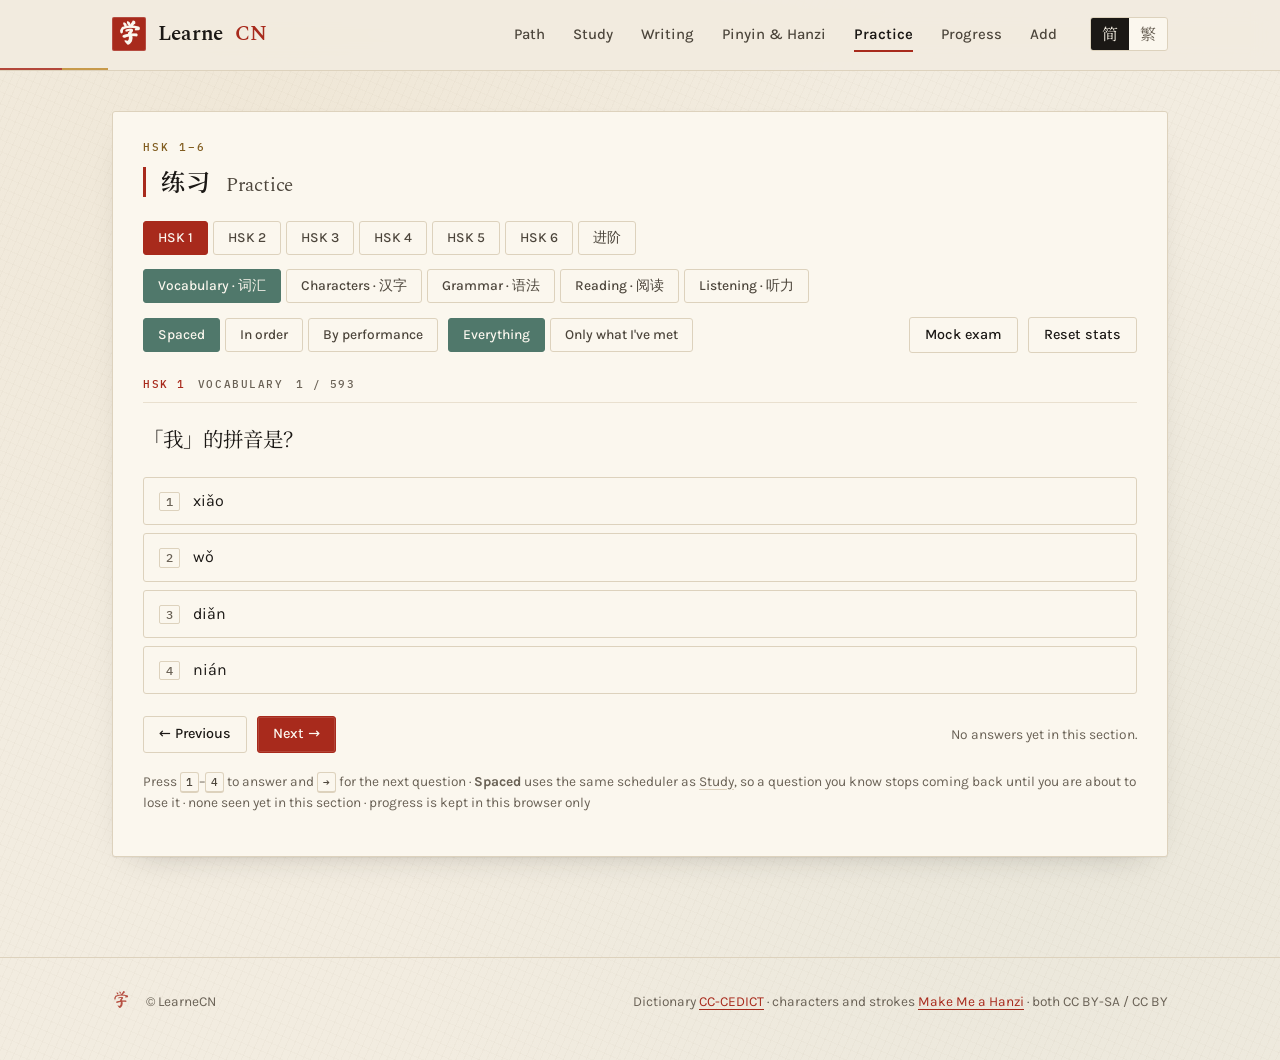
<file: html/practice.html>
<!DOCTYPE html>
<!--
  LearneCN — https://github.com/clmpnn/LearneCN
  Copyright (C) 2026 clmpnn

  This program is free software: you can redistribute it and/or modify it under
  the terms of the GNU General Public License as published by the Free Software
  Foundation, either version 3 of the License, or (at your option) any later
  version.

  This program is distributed in the hope that it will be useful, but WITHOUT ANY
  WARRANTY; without even the implied warranty of MERCHANTABILITY or FITNESS FOR A
  PARTICULAR PURPOSE. See the GNU General Public License for more details.

  You should have received a copy of the GNU General Public License along with
  this program. If not, see <https://www.gnu.org/licenses/>.

  SPDX-License-Identifier: GPL-3.0-or-later
-->
<html lang="en">
<head>
<meta charset="UTF-8">
<meta name="viewport" content="width=device-width, initial-scale=1.0, viewport-fit=cover">
<meta name="theme-color" content="#a82a1c" media="(prefers-color-scheme: light)">
<meta name="theme-color" content="#171613" media="(prefers-color-scheme: dark)">
<link rel="manifest" href="../manifest.webmanifest">
<link rel="apple-touch-icon" href="../icons/apple-touch-icon.png">
<meta name="apple-mobile-web-app-capable" content="yes">
<meta name="mobile-web-app-capable" content="yes">
<meta name="apple-mobile-web-app-status-bar-style" content="black-translucent">
<meta name="apple-mobile-web-app-title" content="LearneCN">
<meta name="format-detection" content="telephone=no">
<meta name="description" content="HSK 1–6 practice quizzes: vocabulary, characters, grammar, reading and listening, with questions you keep missing coming back sooner.">
<title>LearneCN — Practice</title>
<link rel="icon" href="../favicon.svg" type="image/svg+xml">
<link rel="preconnect" href="https://fonts.googleapis.com">
<link rel="preconnect" href="https://fonts.gstatic.com" crossorigin>
<link href="https://fonts.googleapis.com/css2?family=IBM+Plex+Mono:wght@400;500&family=Karla:wght@400;500;600;700&family=Ma+Shan+Zheng&family=Noto+Serif+SC:wght@400;600;700&family=Spectral:wght@400;600&display=swap" rel="stylesheet">
<link rel="stylesheet" href="../css/style.css">
<link rel="stylesheet" href="../css/pages.css">
</head>
<body>

<header class="site-header">
  <div class="wrap">
    <a class="brand" href="index.html"><span class="seal" aria-hidden="true">学</span>Learne<em>CN</em></a>
    <nav class="site-nav" aria-label="Main">
      <a href="path.html">Path</a>
      <a href="study.html">Study</a>
      <a href="writing.html">Writing</a>
      <a href="characters.html">Pinyin &amp; Hanzi</a>
      <a href="practice.html">Practice</a>
      <a href="progress.html">Progress</a>
      <a href="add.html">Add</a>
    </nav>
    <div class="script-toggle" role="group" aria-label="Character set">
      <button type="button" data-script="simplified" title="Simplified characters">简</button>
      <button type="button" data-script="traditional" title="Traditional characters">繁</button>
    </div>
  </div>
</header>

<main>
  <div class="wrap">
    <section class="panel">
      <header>
        <p class="eyebrow">HSK 1–6</p>
        <div class="sec-head"><span class="cn" lang="zh">练习</span><h2>Practice</h2></div>
      </header>

      <div class="toolbar">
        <div class="chips" id="levels" role="group" aria-label="HSK level"></div>
      </div>
      <div class="toolbar">
        <div class="chips" id="sections" role="group" aria-label="Section"></div>
      </div>
      <div class="toolbar" id="setupBar">
        <div class="chips" id="orders" role="group" aria-label="Question order">
          <button class="chip" type="button" data-order="scheduled" aria-pressed="true">Spaced</button>
          <button class="chip" type="button" data-order="sequence" aria-pressed="false">In order</button>
          <button class="chip" type="button" data-order="performance" aria-pressed="false">By performance</button>
        </div>
        <div class="chips" id="scope" role="group" aria-label="What to ask about">
          <button class="chip" type="button" data-scope="all" aria-pressed="true">Everything</button>
          <button class="chip" type="button" data-scope="met" aria-pressed="false"
                  title="Only words and characters the study page has already introduced">Only what I've met</button>
        </div>
        <span class="spacer"></span>
        <button class="btn" id="startExam" type="button">Mock exam</button>
        <button class="btn" id="resetStats" type="button">Reset stats</button>
      </div>

      <div class="exam-bar" id="examBar" hidden>
        <span class="exam-tag">Mock exam · <span id="examLevel"></span></span>
        <span class="exam-clock" id="examClock">--:--</span>
        <span class="exam-progress" id="examProgress"></span>
        <span class="spacer"></span>
        <button class="btn" id="finishExam" type="button">Finish and mark</button>
      </div>

      <div id="quiz" style="margin-top:26px"></div>

      <div class="row" style="margin-top:22px">
        <button class="btn" id="prev" type="button">← Previous</button>
        <button class="btn primary" id="next" type="button">Next →</button>
        <span class="spacer"></span>
        <div class="scoreline" id="score"></div>
      </div>

      <p class="hint" style="margin-top:18px">
        Press <kbd>1</kbd>–<kbd>4</kbd> to answer and <kbd>→</kbd> for the next question ·
        <b>Spaced</b> uses the same scheduler as <a href="study.html">Study</a>, so a question you
        know stops coming back until you are about to lose it ·
        <span id="dueCount"></span> · progress is kept in this browser only
      </p>
    </section>
  </div>
</main>

<footer class="site-footer">
  <div class="wrap">
    <span class="mark" lang="zh" aria-hidden="true">学</span>
    <span>© LearneCN</span>
    <span class="spacer"></span>
    <span>Dictionary <a href="https://cc-cedict.org/" rel="noopener">CC-CEDICT</a> ·
      characters and strokes <a href="https://github.com/skishore/makemeahanzi" rel="noopener">Make Me a Hanzi</a>
      · both CC BY-SA / CC BY</span>
  </div>
</footer>

<script src="../js/app.js"></script>
<script src="../js/pwa.js"></script>
<script src="../js/srs.js"></script>
<script src="../js/practice.js"></script>
</body>
</html>
</file>
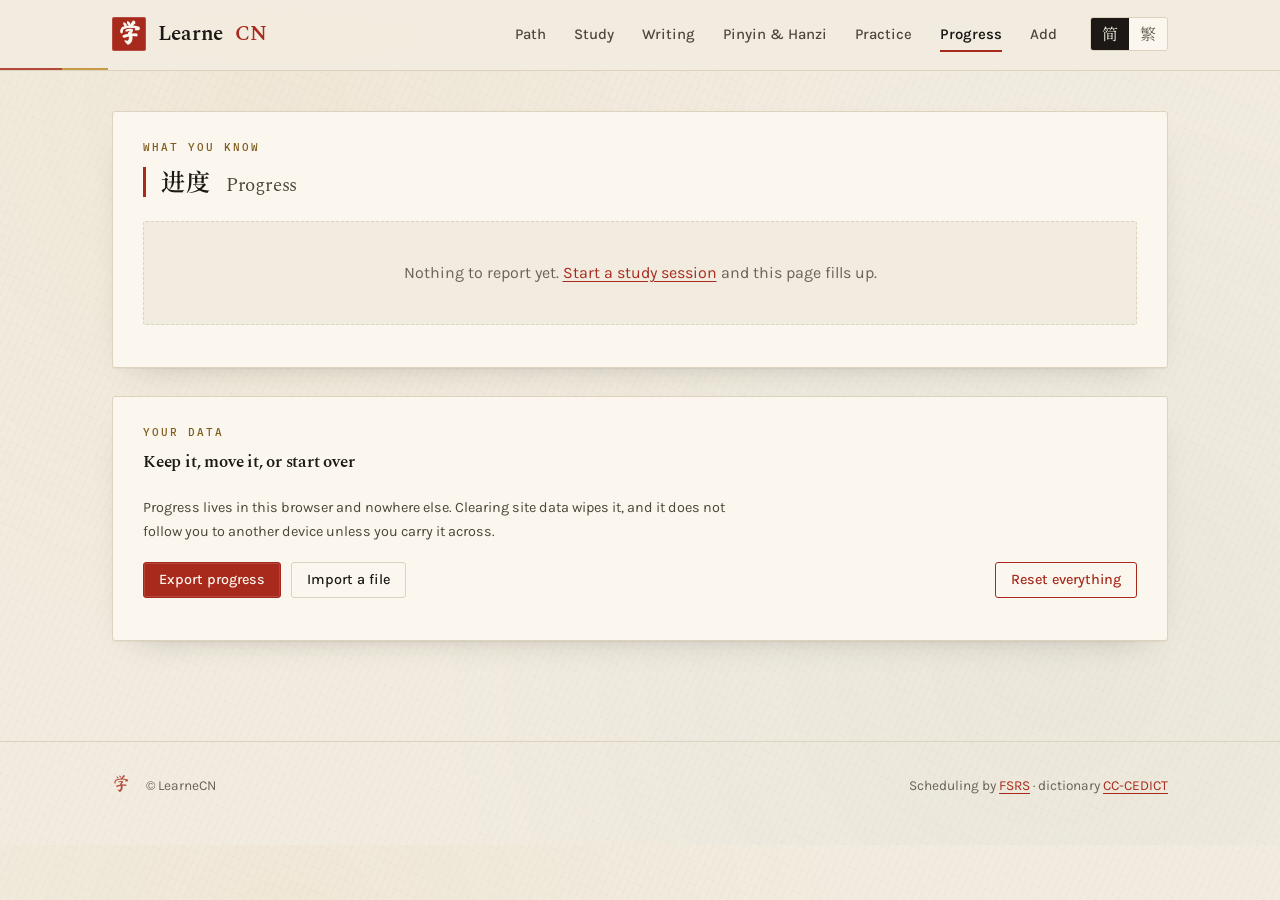
<file: html/progress.html>
<!DOCTYPE html>
<!--
  LearneCN — https://github.com/clmpnn/LearneCN
  Copyright (C) 2026 clmpnn

  This program is free software: you can redistribute it and/or modify it
  under the terms of the GNU General Public License as published by the Free
  Software Foundation, either version 3 of the License, or (at your option)
  any later version. See the LICENSE file for the full text.

  SPDX-License-Identifier: GPL-3.0-or-later
-->
<html lang="en">
<head>
<meta charset="UTF-8">
<meta name="viewport" content="width=device-width, initial-scale=1.0, viewport-fit=cover">
<meta name="theme-color" content="#a82a1c" media="(prefers-color-scheme: light)">
<meta name="theme-color" content="#171613" media="(prefers-color-scheme: dark)">
<link rel="manifest" href="../manifest.webmanifest">
<link rel="apple-touch-icon" href="../icons/apple-touch-icon.png">
<meta name="apple-mobile-web-app-capable" content="yes">
<meta name="mobile-web-app-capable" content="yes">
<meta name="apple-mobile-web-app-status-bar-style" content="black-translucent">
<meta name="apple-mobile-web-app-title" content="LearneCN">
<meta name="format-detection" content="telephone=no">
<meta name="description" content="What you know, what is slipping, and what the next month of Mandarin review looks like — retention, forecast, HSK coverage and the tones you actually mix up.">
<title>LearneCN — Progress</title>
<link rel="icon" href="../favicon.svg" type="image/svg+xml">
<link rel="preconnect" href="https://fonts.googleapis.com">
<link rel="preconnect" href="https://fonts.gstatic.com" crossorigin>
<link href="https://fonts.googleapis.com/css2?family=IBM+Plex+Mono:wght@400;500&family=Karla:wght@400;500;600;700&family=Ma+Shan+Zheng&family=Noto+Serif+SC:wght@400;600;700&family=Spectral:wght@400;600&display=swap" rel="stylesheet">
<link rel="stylesheet" href="../css/style.css">
<link rel="stylesheet" href="../css/pages.css">
</head>
<body>

<header class="site-header">
  <div class="wrap">
    <a class="brand" href="index.html"><span class="seal" aria-hidden="true">学</span>Learne<em>CN</em></a>
    <nav class="site-nav" aria-label="Main">
      <a href="path.html">Path</a>
      <a href="study.html">Study</a>
      <a href="writing.html">Writing</a>
      <a href="characters.html">Pinyin &amp; Hanzi</a>
      <a href="practice.html">Practice</a>
      <a href="progress.html">Progress</a>
      <a href="add.html">Add</a>
    </nav>
    <div class="script-toggle" role="group" aria-label="Character set">
      <button type="button" data-script="simplified" title="Simplified characters">简</button>
      <button type="button" data-script="traditional" title="Traditional characters">繁</button>
    </div>
  </div>
</header>

<main>
  <div class="wrap">

    <section class="panel">
      <header>
        <p class="eyebrow">What you know</p>
        <div class="sec-head"><span class="cn" lang="zh">进度</span><h2>Progress</h2></div>
      </header>
      <div id="empty" class="empty" hidden>
        Nothing to report yet. <a href="study.html">Start a study session</a> and this page fills up.
      </div>
      <div id="kpis" class="kpi-row"></div>
      <p class="hint" id="kpiNote"></p>
    </section>

    <section class="panel" id="forecastPanel">
      <header>
        <p class="eyebrow">The next month</p>
        <h3>Review forecast</h3>
      </header>
      <p class="chart-lede">
        What each day already owes you, if you add no new material. Flat is healthy;
        a spike means one day's intake is coming back all at once.
      </p>
      <figure class="chart" id="forecast"></figure>
    </section>

    <section class="panel" id="activityPanel">
      <header>
        <p class="eyebrow">Habit</p>
        <h3>Study history</h3>
      </header>
      <p class="chart-lede">
        Reviews per day over the last six months. Consistency beats intensity —
        twenty minutes daily outruns three hours on a Sunday.
      </p>
      <figure class="chart" id="heatmap"></figure>
    </section>

    <section class="panel" id="retentionPanel">
      <header>
        <p class="eyebrow">Diagnosis</p>
        <h3>How each direction is holding</h3>
      </header>
      <p class="chart-lede">
        The share of reviews you got right first try, split by what was being asked.
        Production and handwriting always trail recognition — that is normal, and the
        gap is what tells you which one needs the work.
      </p>
      <figure class="chart" id="retention"></figure>
    </section>

    <section class="panel" id="calibrationPanel">
      <header>
        <p class="eyebrow">Is the schedule honest?</p>
        <h3>Predicted against actual recall</h3>
      </header>
      <p class="chart-lede">
        Before every review the scheduler estimates your chance of remembering.
        These are those estimates checked against what happened. On the line means
        the timetable is telling the truth; well below it means your intervals are
        too long for you, and the target retention wants raising.
      </p>
      <figure class="chart" id="calibration"></figure>
    </section>

    <section class="panel" id="coveragePanel">
      <header>
        <p class="eyebrow">The syllabus</p>
        <h3>HSK coverage</h3>
      </header>
      <p class="chart-lede">
        Words whose recognition card has reached three weeks of stability —
        the point at which a word has stopped being something you are memorising.
      </p>
      <figure class="chart" id="coverage"></figure>
    </section>

    <section class="panel" id="tonePanel" hidden>
      <header>
        <p class="eyebrow">The hard part</p>
        <h3>Tones you mix up</h3>
      </header>
      <p class="chart-lede">
        Rows are the tone that was correct, columns the one you gave. Darker means
        more often. Everything off the diagonal is a pair worth drilling.
      </p>
      <figure class="chart" id="tones"></figure>
      <p class="hint"><a class="btn" href="study.html">Drill these →</a></p>
    </section>

    <section class="panel" id="leechPanel" hidden>
      <header>
        <p class="eyebrow">Trouble</p>
        <h3>Items that keep slipping</h3>
      </header>
      <p class="chart-lede">
        Everything here has been forgotten repeatedly. The fix is rarely more
        repetitions — it is a better hook: a component you recognise, a word you
        already know that contains it, or a sentence you would actually say.
      </p>
      <div id="leeches"></div>
    </section>

    <section class="panel">
      <header>
        <p class="eyebrow">Your data</p>
        <h3>Keep it, move it, or start over</h3>
      </header>
      <p class="chart-lede">
        Progress lives in this browser and nowhere else. Clearing site data wipes it,
        and it does not follow you to another device unless you carry it across.
      </p>
      <div class="row" style="margin-top:18px">
        <button class="btn primary" id="export" type="button">Export progress</button>
        <button class="btn" id="importBtn" type="button">Import a file</button>
        <input type="file" id="importFile" accept="application/json,.json" hidden>
        <span class="spacer"></span>
        <button class="btn danger" id="reset" type="button">Reset everything</button>
      </div>
      <p class="hint" id="dataNote" style="margin-top:14px"></p>

      <div class="offline-panel" id="offlinePanel" hidden>
        <h4>Saved on this device</h4>
        <p class="chart-lede" id="offlineSummary"></p>
        <div class="row" style="margin-top:14px">
          <button class="btn" id="clearOffline" type="button">Clear saved study material</button>
        </div>
        <p class="hint" id="offlineNote" style="margin-top:12px"></p>
      </div>
    </section>

  </div>
</main>

<div id="tip" class="chart-tip" role="status" aria-live="polite" hidden></div>

<footer class="site-footer">
  <div class="wrap">
    <span class="mark" lang="zh" aria-hidden="true">学</span>
    <span>© LearneCN</span>
    <span class="spacer"></span>
    <span>Scheduling by <a href="https://github.com/open-spaced-repetition/fsrs4anki" rel="noopener">FSRS</a> ·
      dictionary <a href="https://cc-cedict.org/" rel="noopener">CC-CEDICT</a></span>
  </div>
</footer>

<script src="../js/app.js"></script>
<script src="../js/pwa.js"></script>
<script src="../js/srs.js"></script>
<script src="../js/progress.js"></script>
</body>
</html>
</file>
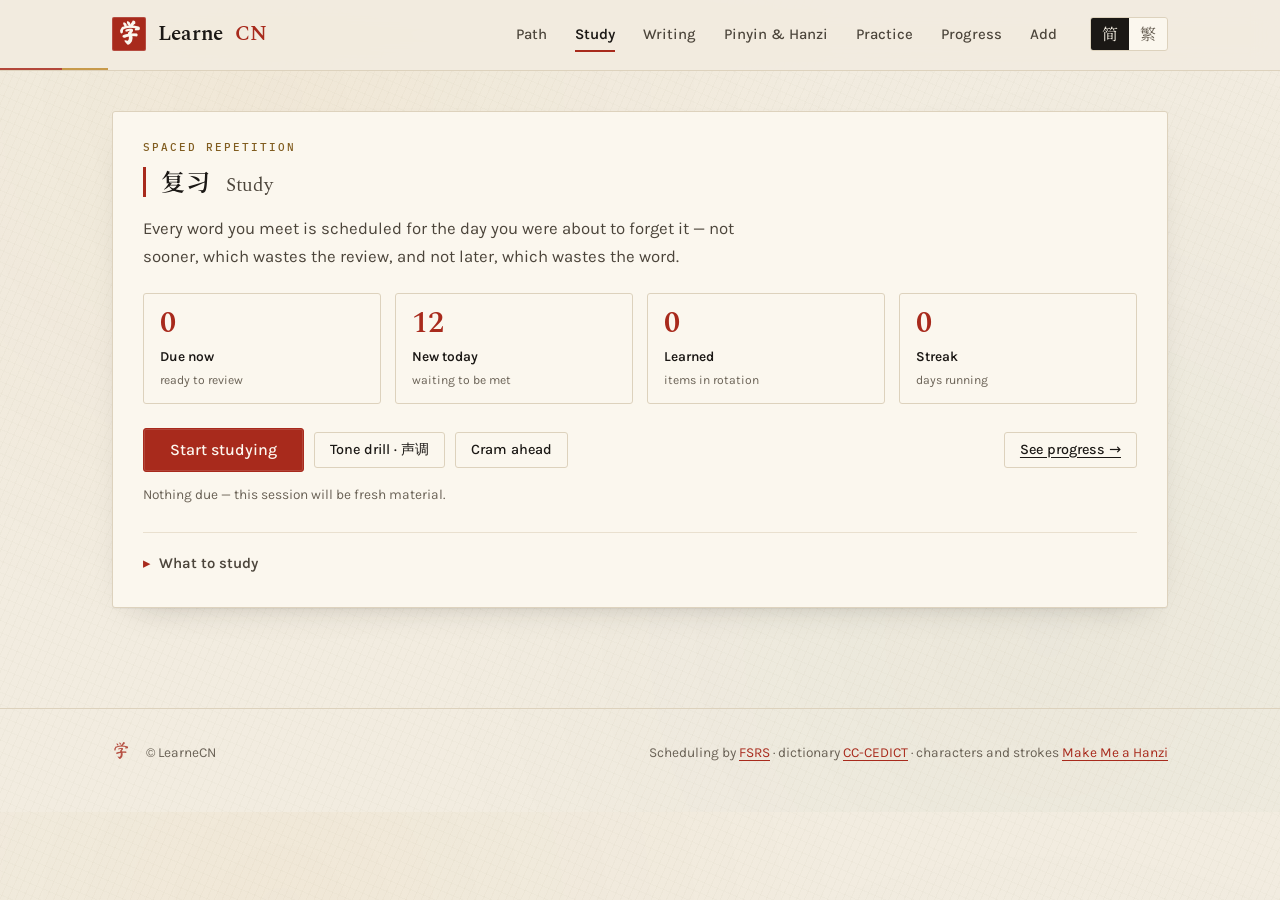
<file: html/study.html>
<!DOCTYPE html>
<!--
  LearneCN — https://github.com/clmpnn/LearneCN
  Copyright (C) 2026 clmpnn

  This program is free software: you can redistribute it and/or modify it
  under the terms of the GNU General Public License as published by the Free
  Software Foundation, either version 3 of the License, or (at your option)
  any later version. See the LICENSE file for the full text.

  SPDX-License-Identifier: GPL-3.0-or-later
-->
<html lang="en">
<head>
<meta charset="UTF-8">
<meta name="viewport" content="width=device-width, initial-scale=1.0, viewport-fit=cover">
<meta name="theme-color" content="#a82a1c" media="(prefers-color-scheme: light)">
<meta name="theme-color" content="#171613" media="(prefers-color-scheme: dark)">
<link rel="manifest" href="../manifest.webmanifest">
<link rel="apple-touch-icon" href="../icons/apple-touch-icon.png">
<meta name="apple-mobile-web-app-capable" content="yes">
<meta name="mobile-web-app-capable" content="yes">
<meta name="apple-mobile-web-app-status-bar-style" content="black-translucent">
<meta name="apple-mobile-web-app-title" content="LearneCN">
<meta name="format-detection" content="telephone=no">

<!-- iOS launch images. iOS matches on exact device size, so a page
     with no matching entry opens on a blank white screen. -->
<link rel="apple-touch-startup-image" media="(prefers-color-scheme: light) and (device-width: 440px) and (device-height: 956px) and (-webkit-device-pixel-ratio: 3) and (orientation: portrait)" href="../icons/splash-1320x2868.png">
<link rel="apple-touch-startup-image" media="(prefers-color-scheme: dark) and (device-width: 440px) and (device-height: 956px) and (-webkit-device-pixel-ratio: 3) and (orientation: portrait)" href="../icons/splash-1320x2868-dark.png">
<link rel="apple-touch-startup-image" media="(prefers-color-scheme: light) and (device-width: 430px) and (device-height: 932px) and (-webkit-device-pixel-ratio: 3) and (orientation: portrait)" href="../icons/splash-1290x2796.png">
<link rel="apple-touch-startup-image" media="(prefers-color-scheme: dark) and (device-width: 430px) and (device-height: 932px) and (-webkit-device-pixel-ratio: 3) and (orientation: portrait)" href="../icons/splash-1290x2796-dark.png">
<link rel="apple-touch-startup-image" media="(prefers-color-scheme: light) and (device-width: 402px) and (device-height: 874px) and (-webkit-device-pixel-ratio: 3) and (orientation: portrait)" href="../icons/splash-1206x2622.png">
<link rel="apple-touch-startup-image" media="(prefers-color-scheme: dark) and (device-width: 402px) and (device-height: 874px) and (-webkit-device-pixel-ratio: 3) and (orientation: portrait)" href="../icons/splash-1206x2622-dark.png">
<link rel="apple-touch-startup-image" media="(prefers-color-scheme: light) and (device-width: 393px) and (device-height: 852px) and (-webkit-device-pixel-ratio: 3) and (orientation: portrait)" href="../icons/splash-1179x2556.png">
<link rel="apple-touch-startup-image" media="(prefers-color-scheme: dark) and (device-width: 393px) and (device-height: 852px) and (-webkit-device-pixel-ratio: 3) and (orientation: portrait)" href="../icons/splash-1179x2556-dark.png">
<link rel="apple-touch-startup-image" media="(prefers-color-scheme: light) and (device-width: 390px) and (device-height: 844px) and (-webkit-device-pixel-ratio: 3) and (orientation: portrait)" href="../icons/splash-1170x2532.png">
<link rel="apple-touch-startup-image" media="(prefers-color-scheme: dark) and (device-width: 390px) and (device-height: 844px) and (-webkit-device-pixel-ratio: 3) and (orientation: portrait)" href="../icons/splash-1170x2532-dark.png">
<link rel="apple-touch-startup-image" media="(prefers-color-scheme: light) and (device-width: 375px) and (device-height: 812px) and (-webkit-device-pixel-ratio: 3) and (orientation: portrait)" href="../icons/splash-1125x2436.png">
<link rel="apple-touch-startup-image" media="(prefers-color-scheme: dark) and (device-width: 375px) and (device-height: 812px) and (-webkit-device-pixel-ratio: 3) and (orientation: portrait)" href="../icons/splash-1125x2436-dark.png">
<link rel="apple-touch-startup-image" media="(prefers-color-scheme: light) and (device-width: 360px) and (device-height: 780px) and (-webkit-device-pixel-ratio: 3) and (orientation: portrait)" href="../icons/splash-1080x2340.png">
<link rel="apple-touch-startup-image" media="(prefers-color-scheme: dark) and (device-width: 360px) and (device-height: 780px) and (-webkit-device-pixel-ratio: 3) and (orientation: portrait)" href="../icons/splash-1080x2340-dark.png">
<link rel="apple-touch-startup-image" media="(prefers-color-scheme: light) and (device-width: 414px) and (device-height: 896px) and (-webkit-device-pixel-ratio: 2) and (orientation: portrait)" href="../icons/splash-828x1792.png">
<link rel="apple-touch-startup-image" media="(prefers-color-scheme: dark) and (device-width: 414px) and (device-height: 896px) and (-webkit-device-pixel-ratio: 2) and (orientation: portrait)" href="../icons/splash-828x1792-dark.png">
<link rel="apple-touch-startup-image" media="(prefers-color-scheme: light) and (device-width: 375px) and (device-height: 667px) and (-webkit-device-pixel-ratio: 2) and (orientation: portrait)" href="../icons/splash-750x1334.png">
<link rel="apple-touch-startup-image" media="(prefers-color-scheme: dark) and (device-width: 375px) and (device-height: 667px) and (-webkit-device-pixel-ratio: 2) and (orientation: portrait)" href="../icons/splash-750x1334-dark.png">
<link rel="apple-touch-startup-image" media="(prefers-color-scheme: light) and (device-width: 1024px) and (device-height: 1366px) and (-webkit-device-pixel-ratio: 2) and (orientation: portrait)" href="../icons/splash-2048x2732.png">
<link rel="apple-touch-startup-image" media="(prefers-color-scheme: dark) and (device-width: 1024px) and (device-height: 1366px) and (-webkit-device-pixel-ratio: 2) and (orientation: portrait)" href="../icons/splash-2048x2732-dark.png">
<link rel="apple-touch-startup-image" media="(prefers-color-scheme: light) and (device-width: 834px) and (device-height: 1194px) and (-webkit-device-pixel-ratio: 2) and (orientation: portrait)" href="../icons/splash-1668x2388.png">
<link rel="apple-touch-startup-image" media="(prefers-color-scheme: dark) and (device-width: 834px) and (device-height: 1194px) and (-webkit-device-pixel-ratio: 2) and (orientation: portrait)" href="../icons/splash-1668x2388-dark.png">
<link rel="apple-touch-startup-image" media="(prefers-color-scheme: light) and (device-width: 820px) and (device-height: 1180px) and (-webkit-device-pixel-ratio: 2) and (orientation: portrait)" href="../icons/splash-1640x2360.png">
<link rel="apple-touch-startup-image" media="(prefers-color-scheme: dark) and (device-width: 820px) and (device-height: 1180px) and (-webkit-device-pixel-ratio: 2) and (orientation: portrait)" href="../icons/splash-1640x2360-dark.png">
<link rel="apple-touch-startup-image" media="(prefers-color-scheme: light) and (device-width: 768px) and (device-height: 1024px) and (-webkit-device-pixel-ratio: 2) and (orientation: portrait)" href="../icons/splash-1536x2048.png">
<link rel="apple-touch-startup-image" media="(prefers-color-scheme: dark) and (device-width: 768px) and (device-height: 1024px) and (-webkit-device-pixel-ratio: 2) and (orientation: portrait)" href="../icons/splash-1536x2048-dark.png">
<meta name="description" content="Spaced repetition for Mandarin: recognition, production, pinyin, listening, handwriting from memory and grammar patterns, scheduled so you review a word on the day you were about to forget it.">
<title>LearneCN — Study</title>
<link rel="icon" href="../favicon.svg" type="image/svg+xml">
<link rel="preconnect" href="https://fonts.googleapis.com">
<link rel="preconnect" href="https://fonts.gstatic.com" crossorigin>
<link href="https://fonts.googleapis.com/css2?family=IBM+Plex+Mono:wght@400;500&family=Karla:wght@400;500;600;700&family=Ma+Shan+Zheng&family=Noto+Serif+SC:wght@400;600;700&family=Spectral:wght@400;600&display=swap" rel="stylesheet">
<link rel="dns-prefetch" href="https://cdn.jsdelivr.net">
<link rel="preconnect" href="https://cdn.jsdelivr.net" crossorigin>
<link rel="stylesheet" href="../css/style.css">
<link rel="stylesheet" href="../css/pages.css">
</head>
<body>

<header class="site-header">
  <div class="wrap">
    <a class="brand" href="index.html"><span class="seal" aria-hidden="true">学</span>Learne<em>CN</em></a>
    <nav class="site-nav" aria-label="Main">
      <a href="path.html">Path</a>
      <a href="study.html">Study</a>
      <a href="writing.html">Writing</a>
      <a href="characters.html">Pinyin &amp; Hanzi</a>
      <a href="practice.html">Practice</a>
      <a href="progress.html">Progress</a>
      <a href="add.html">Add</a>
    </nav>
    <div class="script-toggle" role="group" aria-label="Character set">
      <button type="button" data-script="simplified" title="Simplified characters">简</button>
      <button type="button" data-script="traditional" title="Traditional characters">繁</button>
    </div>
  </div>
</header>

<main>
  <div class="wrap">

    <!-- ---------- setup ---------- -->
    <section class="panel" id="setup">
      <header>
        <p class="eyebrow">Spaced repetition</p>
        <div class="sec-head"><span class="cn" lang="zh">复习</span><h2>Study</h2></div>
      </header>

      <p class="lede" style="margin-top:-6px">
        Every word you meet is scheduled for the day you were about to forget it —
        not sooner, which wastes the review, and not later, which wastes the word.
      </p>

      <p class="stage-banner" id="stageBanner" hidden></p>
      <div class="due-board" id="dueBoard" aria-live="polite"></div>

      <div class="row" style="margin-top:24px">
        <button class="btn primary big" id="start" type="button">Start studying</button>
        <button class="btn" id="toneDrill" type="button" hidden title="Minimal-pair drills on the tones you actually mix up">Tone drill · 声调</button>
        <button class="btn" id="cram" type="button" title="Review ahead of schedule without affecting the timetable">Cram ahead</button>
        <span class="spacer"></span>
        <a class="btn" href="progress.html">See progress →</a>
      </div>
      <p class="hint" id="startHint" style="margin-top:12px"></p>

      <details class="deck-config" id="deckConfig">
        <summary>What to study</summary>

        <div class="toolbar" style="margin-top:16px">
          <span class="cfg-label">Levels</span>
          <div class="chips" id="levels" role="group" aria-label="HSK level"></div>
        </div>

        <div class="toolbar">
          <span class="cfg-label">Material</span>
          <div class="chips" id="content" role="group" aria-label="Material">
            <button class="chip" type="button" data-content="words">Words · 词</button>
            <button class="chip" type="button" data-content="chars">Characters · 字</button>
            <button class="chip" type="button" data-content="both">Both</button>
          </div>
        </div>

        <div class="toolbar">
          <span class="cfg-label">Grammar</span>
          <div class="chips" id="grammar" role="group" aria-label="Grammar points">
            <button class="chip" type="button" data-grammar="on">语法 · Include grammar</button>
          </div>
        </div>
        <p class="hint">
          A point arrives when the words it leans on are already in rotation,
          not when its level opens — 把 waits for a result complement behind
          the verb, and 只有…才 waits for 只要…就 to be confused with.
        </p>

        <div class="toolbar">
          <span class="cfg-label">Ask me for</span>
          <div class="chips" id="modes" role="group" aria-label="Card types"></div>
        </div>
        <p class="hint">
          Recognition comes first for every new item. The others open up once
          that one is holding — there is no point drilling production of a word
          you cannot yet read.
        </p>

        <div class="toolbar tune">
          <label class="tune-field">
            <span>New items a day</span>
            <input type="number" id="newPerDay" min="0" max="200" step="1">
          </label>
          <label class="tune-field">
            <span>Session length</span>
            <select id="minutes">
              <option value="5">5 minutes</option>
              <option value="10">10 minutes</option>
              <option value="20">20 minutes</option>
              <option value="30">30 minutes</option>
              <option value="45">45 minutes</option>
              <option value="0">No limit</option>
            </select>
          </label>
          <label class="tune-field">
            <span>Target retention</span>
            <select id="retention">
              <option value="0.8">80% — fewest reviews</option>
              <option value="0.85">85% — efficient</option>
              <option value="0.9">90% — balanced</option>
              <option value="0.95">95% — exam soon</option>
            </select>
          </label>
        </div>
        <p class="hint" id="retentionNote"></p>
      </details>

      <p class="hint" id="storageWarn" hidden></p>
    </section>

    <!-- ---------- the session ---------- -->
    <section class="panel session" id="session" hidden>
      <div class="session-bar">
        <div class="session-counts" id="counts"></div>
        <div class="session-progress"><span id="progressFill"></span></div>
        <button class="btn mini-btn" id="endSession" type="button">End session</button>
      </div>

      <div id="card" class="card-stage"></div>

      <div id="grades" class="grades" hidden>
        <button class="btn grade g1" type="button" data-rating="1">
          <b>Again</b><span data-int></span><kbd>1</kbd>
        </button>
        <button class="btn grade g2" type="button" data-rating="2">
          <b>Hard</b><span data-int></span><kbd>2</kbd>
        </button>
        <button class="btn grade g3" type="button" data-rating="3">
          <b>Good</b><span data-int></span><kbd>3</kbd>
        </button>
        <button class="btn grade g4" type="button" data-rating="4">
          <b>Easy</b><span data-int></span><kbd>4</kbd>
        </button>
      </div>

      <div id="revealRow" class="row" style="margin-top:20px" hidden>
        <button class="btn primary" id="reveal" type="button">Show answer <kbd>space</kbd></button>
      </div>
    </section>

    <!-- ---------- summary ---------- -->
    <section class="panel" id="summary" hidden>
      <header>
        <p class="eyebrow">Session finished</p>
        <div class="sec-head"><span class="cn" lang="zh">辛苦了</span><h2>Well done</h2></div>
      </header>
      <div class="due-board" id="summaryBoard"></div>
      <div id="summaryNotes"></div>
      <div class="row" style="margin-top:24px">
        <button class="btn primary" id="again" type="button">Keep going</button>
        <a class="btn" href="progress.html">See progress</a>
        <a class="btn" href="index.html">Done for now</a>
      </div>
    </section>

  </div>
</main>

<footer class="site-footer">
  <div class="wrap">
    <span class="mark" lang="zh" aria-hidden="true">学</span>
    <span>© LearneCN</span>
    <span class="spacer"></span>
    <span>Scheduling by <a href="https://github.com/open-spaced-repetition/fsrs4anki" rel="noopener">FSRS</a> ·
      dictionary <a href="https://cc-cedict.org/" rel="noopener">CC-CEDICT</a> ·
      characters and strokes <a href="https://github.com/skishore/makemeahanzi" rel="noopener">Make Me a Hanzi</a></span>
  </div>
</footer>

<script src="../js/app.js"></script>
<script src="../js/pwa.js"></script>
<script src="../js/srs.js"></script>
<script src="../vendor/hanzi-writer.min.js"></script>
<script src="../js/study.js"></script>
</body>
</html>
</file>
<file: css/style.css>
/*
 * LearneCN — https://github.com/clmpnn/LearneCN
 * Copyright (C) 2026 clmpnn
 *
 * This program is free software: you can redistribute it and/or modify it under
 * the terms of the GNU General Public License as published by the Free Software
 * Foundation, either version 3 of the License, or (at your option) any later
 * version.
 *
 * This program is distributed in the hope that it will be useful, but WITHOUT ANY
 * WARRANTY; without even the implied warranty of MERCHANTABILITY or FITNESS FOR A
 * PARTICULAR PURPOSE. See the GNU General Public License for more details.
 *
 * You should have received a copy of the GNU General Public License along with
 * this program. If not, see <https://www.gnu.org/licenses/>.
 *
 * SPDX-License-Identifier: GPL-3.0-or-later
 */
/* ============================================================
   LearneCN — 文房 · the scholar's studio
   宣纸 xuan paper · 墨 ink · 朱砂 cinnabar · 天青 celadon · 藤黄 gamboge

   Chrome shared by every page, in file order:

     tokens · header · type · controls · 田字格 · footer ·
     utility · touch and iOS · bottom tab bar

   Anything belonging to one page lives in pages.css.
   ============================================================ */

:root {
  /* paper */
  --paper:      #f2ece0;   /* 宣纸 */
  --paper-deep: #e8dfcd;   /* wells and insets */
  --card:       #fbf7ee;   /* 月白 */

  /* ink */
  --ink:        #1b1815;   /* 墨 */
  --ink-2:      #4c453b;
  /* 4.5:1 against paper, card and paper-deep alike. The old #776f61 managed
     4.22 on paper and 3.75 in a well, which is a readable grey right up until
     the reader is tired, the screen is bad, or the light is wrong. Same hue,
     same saturation, four per cent darker. */
  --muted:      #6a6256;

  /* colour */
  --cinnabar:   #a82a1c;   /* 朱砂 — seal paste */
  --cinnabar-d: #85200f;
  --cinnabar-t: #f6e5df;
  --celadon:    #50786b;   /* 天青 — Ru-ware glaze */
  --celadon-d:  #3d5b51;
  --celadon-t:  #e5eee9;
  --gamboge:    #c08b30;   /* 藤黄 — rules and marks */
  --gamboge-ink: #815d20;  /* 藤黄, dark enough to read as text — and now measurably so: 4.5:1 on every ground it lands on. #916924 managed 4.20 */

  /* text that sits on top of an accent fill */
  --on-cinnabar: #fdf8f0;
  --on-celadon:  #fbf7ee;

  /* lines */
  --rule:       #ddd2bd;
  /* The boundary of a form field, which WCAG 1.4.11 wants at 3:1 because an
     empty field has nothing else to identify it — no label inside it, no text
     of its own. Buttons and chips keep the hairline: they carry their names in
     --ink, and what identifies those is the word, not the outline. */
  --edge:       #9f8452;
  --rule-soft:  #e9e0cf;

  /* type */
  --display: "Spectral", "Noto Serif SC", Georgia, serif;
  --sans:    "Karla", system-ui, -apple-system, "Segoe UI", sans-serif;
  --brush:   "Ma Shan Zheng", "Noto Serif SC", "Kaiti SC", STKaiti, serif;
  --hanzi:   "Noto Serif SC", "Songti SC", SimSun, serif;
  --mono:    "IBM Plex Mono", ui-monospace, SFMono-Regular, monospace;

  --r: 3px;
  --shadow: 0 1px 1px rgba(27, 24, 21, .04), 0 14px 34px -24px rgba(27, 24, 21, .34);
  --wrap: 1100px;
}

@media (prefers-color-scheme: dark) {
  :root {
    --paper:      #171613;
    --paper-deep: #100f0d;
    --card:       #201e1a;
    --ink:        #efe8da;
    --ink-2:      #bdb4a2;
    --muted:      #8f8674;
    --cinnabar:   #e0604c;
    --cinnabar-d: #f08a76;
    --cinnabar-t: #2c1a15;
    --celadon:    #7fb3a0;
    --celadon-d:  #9ecab8;
    --celadon-t:  #17241f;
    --gamboge:    #d9a94f;
    --gamboge-ink: #d9a94f;
    --on-cinnabar: #1a1310;
    --on-celadon:  #101a16;
    --rule:       #37322a;
    --edge:       #756b5a;
    --rule-soft:  #2a2621;
    --shadow: 0 1px 1px rgba(0, 0, 0, .5), 0 14px 34px -24px rgba(0, 0, 0, .9);
  }
}

* { box-sizing: border-box; }

/* The hidden attribute has to beat any author display rule, or a panel
   styled `display: grid` stays on screen while JavaScript believes it is
   gone. Every toggled section on the study and progress pages relies on
   this one line. */
[hidden] { display: none !important; }
html { -webkit-text-size-adjust: 100%; scroll-behavior: smooth; }

body {
  margin: 0;
  color: var(--ink);
  background-color: var(--paper);
  /* 宣纸 — the fibre reads as warmth, not as pattern */
  background-image:
    repeating-linear-gradient(114deg,
      rgba(140, 120, 88, .035) 0 1px, transparent 1px 7px),
    repeating-linear-gradient(23deg,
      rgba(140, 120, 88, .028) 0 1px, transparent 1px 11px),
    radial-gradient(circle at 22% 12%, rgba(192, 139, 48, .05), transparent 46%),
    radial-gradient(circle at 82% 78%, rgba(92, 138, 123, .05), transparent 50%);
  font-family: var(--sans);
  font-size: 16px;
  line-height: 1.65;
}

a { color: var(--cinnabar); text-underline-offset: 3px; }
a:hover { color: var(--cinnabar-d); }

.wrap { max-width: var(--wrap); margin: 0 auto; padding: 0 22px; }

/* ---------------- header ---------------- */

.site-header {
  position: sticky; top: 0; z-index: 40;
  background: color-mix(in srgb, var(--paper) 90%, transparent);
  backdrop-filter: saturate(160%) blur(12px);
  border-bottom: 1px solid var(--rule);
}
/* bound edge, as on a stitched book */
.site-header::after {
  content: ""; display: block; height: 2px;
  background: linear-gradient(90deg,
    var(--cinnabar) 0 62px, var(--gamboge) 62px 108px, transparent 108px);
  opacity: .85;
}

.site-header .wrap {
  display: flex; align-items: center; gap: 20px;
  min-height: 68px; flex-wrap: wrap;
}

.brand {
  display: inline-flex; align-items: center; gap: 12px;
  font-family: var(--display); font-size: 1.34rem; font-weight: 600;
  letter-spacing: -.005em; color: var(--ink); text-decoration: none;
  margin-right: auto;
}
.brand em { font-style: normal; color: var(--cinnabar); }

/* 印章 — a carved seal, 阴文 (reversed characters on cinnabar) */
.seal {
  width: 34px; height: 34px; display: grid; place-items: center;
  background: var(--cinnabar); color: var(--card);
  font-family: var(--brush); font-size: 25px; line-height: 1;
  padding-bottom: 2px;
  border-radius: 2px;
  box-shadow: inset 0 0 0 1px rgba(255, 255, 255, .16);
}

.site-nav { display: flex; gap: 2px; flex-wrap: wrap; }
.site-nav a {
  position: relative;
  padding: 7px 13px;
  font-size: .93rem; font-weight: 500; color: var(--ink-2); text-decoration: none;
}
.site-nav a:hover { color: var(--cinnabar); }
.site-nav a[aria-current="page"] { color: var(--ink); font-weight: 600; }
.site-nav a[aria-current="page"]::after {
  content: ""; position: absolute; left: 13px; right: 13px; bottom: 1px;
  height: 2px; background: var(--cinnabar);
}

.script-toggle {
  display: inline-flex; border: 1px solid var(--rule); border-radius: var(--r);
  overflow: hidden; background: var(--card);
}
.script-toggle button {
  border: 0; background: none; cursor: pointer; color: var(--muted);
  font: 400 1rem/1 var(--hanzi); padding: 8px 11px;
}
.script-toggle button[aria-pressed="true"] { background: var(--ink); color: var(--paper); }

/* ---------------- type ---------------- */

h1, h2, h3 {
  font-family: var(--display); font-weight: 600;
  letter-spacing: -.012em; line-height: 1.16;
}
h1 { font-size: clamp(2.1rem, 5.2vw, 3.3rem); margin: 0 0 .34em; }
h2 { font-size: 1.62rem; margin: 0; }
h3 { font-size: 1.08rem; margin: 0 0 .4em; }

/* bilingual heading — the Chinese name is the real name, English is the gloss */
.sec-head {
  display: flex; align-items: baseline; gap: 14px; flex-wrap: wrap;
  padding-left: 15px; margin-bottom: 8px;
  border-left: 3px solid var(--cinnabar);
}
.sec-head .cn {
  font-family: var(--hanzi); font-size: 1.5rem; font-weight: 600;
  letter-spacing: .06em; line-height: 1.2; color: var(--ink);
}
.sec-head h2 { color: var(--ink-2); font-weight: 400; font-size: 1.18rem; }

.eyebrow {
  font: 500 .7rem/1 var(--mono); letter-spacing: .18em; text-transform: uppercase;
  color: var(--gamboge-ink); margin: 0 0 14px;
}

.lede { font-size: 1.05rem; color: var(--ink-2); max-width: 60ch; margin: 10px 0 0; }
.hint { font-size: .855rem; color: var(--muted); line-height: 1.6; }
.hint a { color: var(--muted); text-decoration-color: var(--rule); }
.hint a:hover { color: var(--cinnabar); }

main { padding: 40px 0 72px; }

section.panel {
  background: var(--card);
  border: 1px solid var(--rule);
  border-radius: var(--r);
  padding: 30px 30px 28px;
  margin-bottom: 28px;
  box-shadow: var(--shadow);
}
.panel > header { margin-bottom: 24px; }

/* ---------------- controls ---------------- */

.btn {
  font: 500 .9rem/1 var(--sans); cursor: pointer;
  padding: 10px 15px; border-radius: var(--r);
  border: 1px solid var(--rule); background: var(--card); color: var(--ink);
  transition: border-color .14s, color .14s, background .14s;
}
.btn:hover { border-color: var(--cinnabar); color: var(--cinnabar); }
.btn.primary {
  background: var(--cinnabar); border-color: var(--cinnabar); color: var(--on-cinnabar);
  box-shadow: inset 0 0 0 1px rgba(255, 255, 255, .13);
}
.btn.primary:hover { background: var(--cinnabar-d); border-color: var(--cinnabar-d); color: var(--on-cinnabar); }
.btn:disabled { opacity: .38; cursor: not-allowed; }

.chips { display: flex; gap: 5px; flex-wrap: wrap; }
.chip {
  font: 500 .86rem/1 var(--sans); cursor: pointer;
  padding: 9px 14px; border-radius: var(--r);
  border: 1px solid var(--rule); background: var(--card); color: var(--ink-2);
  transition: border-color .14s, color .14s, background .14s;
}
.chip:hover { border-color: var(--celadon); color: var(--celadon-d); }
.chip[aria-pressed="true"] {
  background: var(--celadon); border-color: var(--celadon); color: var(--on-celadon);
}
.chip.level[aria-pressed="true"] {
  background: var(--cinnabar); border-color: var(--cinnabar); color: var(--on-cinnabar);
}

input[type="text"], input[type="search"], input[type="number"], textarea, select {
  font: 400 .95rem/1.5 var(--sans);
  padding: 10px 13px; border-radius: var(--r);
  border: 1px solid var(--edge); background: var(--paper); color: var(--ink);
  width: 100%;
}
input::placeholder, textarea::placeholder { color: var(--muted); opacity: .75; }
input:focus-visible, textarea:focus-visible, select:focus-visible {
  outline: 2px solid var(--cinnabar); outline-offset: 1px; border-color: var(--cinnabar);
}
:focus-visible { outline: 2px solid var(--cinnabar); outline-offset: 2px; }

label.field { display: block; margin-bottom: 16px; }
label.field > span, .field-label {
  display: block; font: 500 .71rem/1 var(--mono); letter-spacing: .14em;
  text-transform: uppercase; color: var(--muted); margin-bottom: 7px;
}

kbd {
  font: 500 .78em/1 var(--mono); padding: 2px 5px;
  border: 1px solid var(--rule); border-bottom-width: 2px;
  border-radius: 3px; background: var(--card); color: var(--ink-2);
}

.row { display: flex; gap: 10px; flex-wrap: wrap; align-items: center; }
.toolbar { display: flex; gap: 10px; flex-wrap: wrap; align-items: center; margin-bottom: 14px; }
.spacer { flex: 1 1 auto; }

/* ---------------- 田字格 ---------------- */

.tianzige {
  position: relative;
  background: var(--card);
  border: 1.5px solid var(--cinnabar);
  aspect-ratio: 1;
}
.tianzige::before, .tianzige::after {
  content: ""; position: absolute; color: var(--cinnabar); opacity: .38;
}
.tianzige::before { left: 50%; top: 0; bottom: 0; border-left: 1px dashed currentColor; }
.tianzige::after  { top: 50%; left: 0; right: 0; border-top: 1px dashed currentColor; }

/* ---------------- footer ---------------- */

.site-footer {
  border-top: 1px solid var(--rule); padding: 26px 0 46px;
  font-size: .855rem; color: var(--muted);
}
.site-footer .wrap { display: flex; gap: 16px; flex-wrap: wrap; align-items: baseline; }
.site-footer .mark {
  font-family: var(--brush); font-size: 1.15rem; color: var(--cinnabar); opacity: .8;
}

/* ---------------- utility ---------------- */

.sr-only {
  position: absolute; width: 1px; height: 1px; padding: 0; margin: -1px;
  overflow: hidden; clip: rect(0 0 0 0); white-space: nowrap; border: 0;
}
.status { font-size: .89rem; color: var(--muted); }
.empty {
  padding: 38px 22px; text-align: center; color: var(--muted);
  border: 1px dashed var(--rule); border-radius: var(--r); background: var(--paper);
}

@media (prefers-reduced-motion: reduce) {
  html { scroll-behavior: auto; }
  *, *::before, *::after {
    animation-duration: .001ms !important; animation-iteration-count: 1 !important;
    transition-duration: .001ms !important;
  }
}

@media (max-width: 680px) {
  .site-header .wrap { min-height: 0; padding-top: 12px; padding-bottom: 10px; gap: 12px; }
  .brand { margin-right: 0; width: 100%; }
  .site-nav a { padding: 6px 10px; font-size: .88rem; }
  section.panel { padding: 20px 18px; }
  .sec-head { gap: 10px; }
  .sec-head .cn { font-size: 1.3rem; }
}

/* ================= touch and iOS ================= */

/* Everything below is about a phone in one hand. The desktop layout is
   untouched; these rules either apply to coarse pointers only, or fix
   behaviour that is wrong everywhere and merely painful on iOS. */

:root {
  /* The notch, the Dynamic Island and the home indicator. Zero everywhere
     else, so these can be added unconditionally. */
  --safe-t: env(safe-area-inset-top, 0px);
  --safe-r: env(safe-area-inset-right, 0px);
  --safe-b: env(safe-area-inset-bottom, 0px);
  --safe-l: env(safe-area-inset-left, 0px);
}

html {
  /* Rotating an iPhone otherwise reflows the type a size larger. */
  -webkit-text-size-adjust: 100%;
  text-size-adjust: 100%;
}

body {
  /* Stops the whole page rubber-banding past its ends, which in a
     home-screen app reads as the app coming loose from the screen. */
  overscroll-behavior-y: none;
}

/* The grey flash Safari paints over anything tappable. */
a, button, summary, input, select, textarea, label, .chip, .choice, .tone-option {
  -webkit-tap-highlight-color: transparent;
}

/* `manipulation` drops the 300ms wait Safari spends deciding whether a tap
   was the first half of a double-tap-to-zoom. On a page of answer buttons
   that delay is the single most noticeable thing about using it on a phone. */
a, button, summary, .chip, .choice, .tone-option, .grade, [role="tab"] {
  touch-action: manipulation;
}

/* Chrome should not be selectable — a long press on a nav item or a grade
   button should do nothing, not raise the copy/define menu. Content stays
   selectable, because looking a word up elsewhere is a reasonable thing
   to want. */
.site-header, .site-footer, .site-nav, .chips, .toolbar,
.grades, .session-bar, .exam-bar, .script-toggle {
  -webkit-user-select: none;
  user-select: none;
  -webkit-touch-callout: none;
}

.site-header {
  padding-top: var(--safe-t);
  padding-left: var(--safe-l);
  padding-right: var(--safe-r);
}
.site-footer {
  padding-bottom: calc(46px + var(--safe-b));
  padding-left: var(--safe-l);
  padding-right: var(--safe-r);
}
main { padding-left: var(--safe-l); padding-right: var(--safe-r); }

/* iOS zooms the viewport when a focused field is under 16px, and never
   zooms back out. Every control on the site has to clear that bar. */
input[type="text"], input[type="search"], input[type="number"],
input[type="file"], textarea, select {
  font-size: max(16px, .95rem);
}

@media (pointer: coarse) {
  /* Apple's minimum comfortable target is 44pt. Nothing tappable should be
     under it, and on a study page you are hitting these hundreds of times. */
  .btn, .chip, .site-nav a, .mini, .choice, .grade,
  .script-toggle button, [role="tab"], .char-strip button {
    min-height: 44px;
  }
  .btn, .chip { display: inline-flex; align-items: center; justify-content: center; }
  .site-nav a { display: inline-flex; align-items: center; }
  /* min-height does nothing to an inline element, so anything that needs a
     floor has to become a box first. */
  .mini, .script-toggle button {
    display: inline-flex; align-items: center; justify-content: center;
    min-width: 44px; min-height: 44px;
  }
  .brand { min-height: 44px; }
  .entry-tools { gap: 10px; flex-wrap: wrap; }
  .modal-close { min-width: 44px; min-height: 44px; }

  /* Hover styles latch on touch — the last thing tapped keeps its hover
     colour until something else is tapped. Confine them to real pointers. */
  .card:hover { transform: none; }
}

@media (hover: none) {
  .btn:hover, .chip:hover, .choice:hover, .tone-option:hover:enabled,
  .mini:hover, .sound:hover, .char-strip button:hover {
    border-color: var(--rule);
    background: var(--card);
    color: inherit;
  }
}

/* Running from the home screen, with no Safari chrome around it. */
@media (display-mode: standalone) {
  /* Safari's own pull-to-refresh is gone here, so the page must not bounce
     either — a standalone app that slides away from the status bar looks
     broken in a way a web page does not. */
  html, body { overscroll-behavior: none; }
  body { min-height: 100dvh; }
  /* The status bar sits over the page under black-translucent, so the
     header has to clear it on its own. */
  .site-header { padding-top: calc(var(--safe-t) + 6px); }
}

/* ---- bottom tab bar ---- */

/* Zero on a desktop, so every `calc()` below it can be written once. */
:root { --tabbar-h: 0px; }

.tab-bar { display: none; }

@media (max-width: 720px) {
  :root { --tabbar-h: calc(54px + var(--safe-b)); }

  /* The header keeps only what identifies the page. Navigation moves down. */
  .site-nav { display: none; }
  .site-header .wrap { min-height: 52px; gap: 12px; flex-wrap: nowrap; padding: 0 16px; }
  /* The brand is what gives way when the row is tight; the script toggle is
     a control and must keep its full width. */
  .brand {
    font-size: 1.14rem; gap: 9px;
    min-width: 0; overflow: hidden; white-space: nowrap;
  }
  .seal { flex: none; }
  .seal { width: 30px; height: 30px; font-size: 22px; }
  .script-toggle { flex: none; }

  body { padding-bottom: var(--tabbar-h); }

  .tab-bar {
    position: fixed; z-index: 50;
    left: 0; right: 0; bottom: 0;
    /* minmax(0, 1fr) rather than 1fr: a plain `1fr` track refuses to shrink
       below the width of its content, so the longest label pushes the last
       tab off the screen. */
    display: grid; grid-auto-flow: column; grid-auto-columns: minmax(0, 1fr);
    padding-bottom: var(--safe-b);
    padding-left: var(--safe-l); padding-right: var(--safe-r);
    background: color-mix(in srgb, var(--paper) 92%, transparent);
    backdrop-filter: saturate(160%) blur(14px);
    -webkit-backdrop-filter: saturate(160%) blur(14px);
    border-top: 1px solid var(--rule);
    -webkit-user-select: none; user-select: none;
    -webkit-touch-callout: none;
  }
  .tab {
    display: flex; flex-direction: column; align-items: center;
    justify-content: center; gap: 2px;
    min-height: 54px; padding: 6px 2px 5px;
    text-decoration: none; color: var(--muted);
    touch-action: manipulation;
    -webkit-tap-highlight-color: transparent;
  }
  .tab-mark {
    font-family: var(--hanzi); font-size: 1.24rem; line-height: 1;
    color: var(--ink-2);
  }
  .tab-label {
    font: 500 .6rem/1 var(--sans); letter-spacing: .01em;
    text-transform: uppercase;
    max-width: 100%; overflow: hidden; text-overflow: ellipsis; white-space: nowrap;
  }
  .tab.current { color: var(--cinnabar); }
  .tab.current .tab-mark { color: var(--cinnabar); }
  .tab:active { background: var(--paper-deep); }

  /* Anything anchored to the bottom of the screen has to clear the bar. */
  .offline-badge { bottom: calc(var(--tabbar-h) + 12px); }
  .install-sheet { bottom: calc(var(--tabbar-h) + 10px); }
  .site-footer { padding-bottom: calc(28px + var(--safe-b)); }
}
</file>
<file: css/pages.css>
/*
 * LearneCN — https://github.com/clmpnn/LearneCN
 * Copyright (C) 2026 clmpnn
 *
 * This program is free software: you can redistribute it and/or modify it under
 * the terms of the GNU General Public License as published by the Free Software
 * Foundation, either version 3 of the License, or (at your option) any later
 * version.
 *
 * This program is distributed in the hope that it will be useful, but WITHOUT ANY
 * WARRANTY; without even the implied warranty of MERCHANTABILITY or FITNESS FOR A
 * PARTICULAR PURPOSE. See the GNU General Public License for more details.
 *
 * You should have received a copy of the GNU General Public License along with
 * this program. If not, see <https://www.gnu.org/licenses/>.
 *
 * SPDX-License-Identifier: GPL-3.0-or-later
 */
/* ============================================================
   LearneCN — page-level styles

   In file order, because the cascade cares:

     home · writing · dictionary · pinyin & hanzi · modal ·
     practice · add · responsive · the path · study ·
     progress · offline and install · studying with a thumb

   Chrome shared by every page — header, type, controls, footer,
   the 田字格, the bottom tab bar — lives in style.css.
   ============================================================ */

.hanzi-lg { font-family: var(--hanzi); font-size: 3.4rem; line-height: 1; }
.hanzi-sm { font-family: var(--hanzi); font-size: 1.7rem; line-height: 1; }
.pinyin   { font-family: var(--mono); color: var(--cinnabar); }

/* ---------------- home ---------------- */

.hero {
  display: grid; grid-template-columns: 1fr auto; gap: 60px;
  align-items: center; padding: 30px 0 54px;
}
.hero-copy h1 { margin-bottom: .28em; }
.hero-copy h1 .brushline {
  display: block; font-family: var(--brush); font-weight: 400;
  font-size: .48em; letter-spacing: .16em; color: var(--cinnabar);
  margin-bottom: .3em; line-height: 1;
}

/* 月洞门 — the moon gate of a Suzhou garden.
   Round heaven, square earth: 天圆地方. */
.moongate {
  --gate: 300px;
  width: var(--gate); height: var(--gate);
  border-radius: 50%;
  display: grid; place-items: center;
  background:
    radial-gradient(circle at 34% 26%,
      color-mix(in srgb, var(--celadon-t) 90%, transparent), var(--card) 72%);
  border: 1px solid var(--rule);
  box-shadow:
    inset 0 0 0 9px var(--card),
    inset 0 0 0 10px var(--celadon),
    var(--shadow);
}
.moongate .tianzige {
  width: calc(var(--gate) * .655);
  box-shadow: 0 6px 20px -14px rgba(27, 24, 21, .5);
}
.hero-gate { margin: 0; display: flex; flex-direction: column; align-items: center; }
.hero-gate svg { display: block; }
#heroTarget.hero-static {
  font-family: var(--hanzi); font-size: calc(var(--gate, 300px) * .5);
  line-height: 1; color: var(--ink);
}
.hero-gate figcaption {
  display: flex; align-items: baseline; gap: 11px; justify-content: center;
  margin-top: 20px; font-size: .93rem; color: var(--ink-2); flex-wrap: wrap;
}
.hero-gate figcaption .hanzi-sm { font-family: var(--brush); font-size: 1.9rem; }

.stats {
  list-style: none; margin: 0 0 46px; padding: 22px 0;
  border-top: 1px solid var(--rule); border-bottom: 1px solid var(--rule);
  display: grid; grid-template-columns: repeat(4, 1fr); gap: 22px;
}
.stats li { display: flex; flex-direction: column; gap: 3px; }
.stats b {
  font-family: var(--display); font-size: 1.85rem; font-weight: 600;
  letter-spacing: -.02em; line-height: 1; font-variant-numeric: tabular-nums;
}
.stats span { font-size: .82rem; color: var(--muted); }

.cards { display: grid; grid-template-columns: repeat(2, 1fr); gap: 18px; }
.card {
  position: relative; display: block; text-decoration: none; color: inherit;
  background: var(--card); border: 1px solid var(--rule); border-radius: var(--r);
  padding: 24px 24px 22px; box-shadow: var(--shadow); overflow: hidden;
  transition: border-color .16s, transform .16s;
}
.card:hover { border-color: var(--celadon); transform: translateY(-2px); }
.card h3 { margin-bottom: .34em; }
.card p { margin: 0; font-size: .92rem; color: var(--ink-2); max-width: 42ch; }
.card-mark {
  position: absolute; top: 8px; right: 18px;
  font-family: var(--brush); font-size: 3.4rem; line-height: 1;
  color: var(--cinnabar); opacity: .14; pointer-events: none;
}

/* ---------------- writing ---------------- */

.write-layout { display: grid; grid-template-columns: minmax(0, 330px) 1fr; gap: 38px; }
.canvas-col { display: flex; flex-direction: column; gap: 13px; }
#writeGrid { width: 100%; max-width: 330px; display: grid; place-items: center; touch-action: none; }
#writeGrid svg { display: block; }
#writeTarget.write-static {
  font-family: var(--hanzi); font-size: 190px; line-height: 1; color: var(--muted);
}

.char-strip {
  display: flex; gap: 6px; flex-wrap: wrap; align-items: center;
  padding: 11px; border: 1px solid var(--rule); border-radius: var(--r);
  background: var(--paper); min-height: 54px;
}
.char-strip button {
  font-family: var(--hanzi); font-size: 1.45rem; line-height: 1;
  width: 44px; height: 44px; cursor: pointer; color: var(--ink);
  border: 1px solid var(--rule); border-radius: var(--r); background: var(--card);
  transition: border-color .14s, background .14s, color .14s;
}
.char-strip button:hover { border-color: var(--celadon); }
.char-strip button[aria-pressed="true"] {
  background: var(--cinnabar); border-color: var(--cinnabar); color: var(--on-cinnabar);
}

.quiz-feedback { font-size: .9rem; min-height: 1.5em; color: var(--ink-2); font-variant-numeric: tabular-nums; }
.quiz-feedback.good { color: var(--celadon-d); }
.quiz-feedback.bad  { color: var(--cinnabar); }

.char-facts { display: grid; gap: 11px; margin: 0; }
.fact { display: grid; grid-template-columns: 96px 1fr; gap: 14px; align-items: baseline; }
.fact dt {
  font: 500 .69rem/1.7 var(--mono); letter-spacing: .13em; text-transform: uppercase;
  color: var(--muted);
}
.fact dd { margin: 0; font-size: .95rem; }
.decomp { font-family: var(--hanzi); font-size: 1.2rem; }

/* the character's story — set apart like a marginal note */
.etym {
  border-left: 3px solid var(--gamboge); padding: 11px 0 11px 15px;
  background: var(--paper); border-radius: 0 var(--r) var(--r) 0;
  font-size: .94rem; color: var(--ink-2); margin: 4px 0 0;
}
.etym b { font-family: var(--hanzi); color: var(--cinnabar); font-weight: 600; font-size: 1.1em; }

/* stroke-order numerals drawn over the character */
.stroke-num {
  font-family: var(--mono);
  fill: var(--cinnabar);
  stroke: var(--card);
  stroke-width: 3px;
  paint-order: stroke;
}

/* ---------------- dictionary ---------------- */

.dict-results { display: grid; margin-top: 18px; }
.entry {
  display: grid; grid-template-columns: auto 1fr; gap: 5px 22px;
  padding: 16px 2px; border-bottom: 1px solid var(--rule-soft);
}
.entry:last-child { border-bottom: 0; }
.entry-head { grid-column: 1; display: flex; align-items: baseline; gap: 11px; }
.entry-word { font-family: var(--hanzi); font-size: 1.6rem; line-height: 1.25; }
.entry-alt { font-family: var(--hanzi); font-size: 1.02rem; color: var(--muted); }
.entry-body { grid-column: 2; }
.entry-pinyin { font-family: var(--mono); font-size: .87rem; color: var(--cinnabar); letter-spacing: .02em; }
.entry-defs { margin: 5px 0 0; padding-left: 1.15em; font-size: .94rem; color: var(--ink-2); }
.entry-defs li { margin-bottom: 2px; }
.entry-defs li::marker { color: var(--muted); font-family: var(--mono); font-size: .8em; }
.entry-tools { grid-column: 1 / -1; display: flex; gap: 8px; margin-top: 8px; }

.mini {
  font: 500 .76rem/1 var(--sans); cursor: pointer; padding: 6px 10px;
  border: 1px solid var(--rule); border-radius: var(--r);
  background: var(--card); color: var(--muted);
}
.mini:hover { border-color: var(--cinnabar); color: var(--cinnabar); }

progress { width: 190px; height: 5px; accent-color: var(--cinnabar); }

/* ---------------- pinyin & hanzi ---------------- */

.tab-panels > [hidden] { display: none; }

.sound-grid { display: grid; grid-template-columns: repeat(auto-fill, minmax(118px, 1fr)); gap: 8px; }
.sound {
  text-align: left; cursor: pointer; padding: 11px 12px;
  border: 1px solid var(--rule); border-radius: var(--r); background: var(--card);
  display: grid; gap: 3px; transition: border-color .14s, background .14s;
}
.sound:hover { border-color: var(--celadon); background: var(--celadon-t); }
.sound .s-p { font: 500 1.18rem/1.2 var(--mono); color: var(--ink); }
.sound .s-z { font-family: var(--hanzi); font-size: 1rem; color: var(--cinnabar); }
.sound .s-ex { font-size: .77rem; color: var(--muted); line-height: 1.45; }
.sound .s-ex b { font-family: var(--hanzi); font-weight: 400; color: var(--ink-2); font-size: 1.15em; }

.group-label {
  font: 500 .71rem/1 var(--mono); letter-spacing: .16em; text-transform: uppercase;
  color: var(--gamboge-ink); margin: 28px 0 12px;
  padding-bottom: 8px; border-bottom: 1px solid var(--rule-soft);
}
.group-label:first-child { margin-top: 0; }
.sub-label { font-size: .84rem; color: var(--muted); margin: 16px 0 9px; }

.tone-grid { display: grid; grid-template-columns: repeat(auto-fit, minmax(168px, 1fr)); gap: 10px; }
.tone {
  cursor: pointer; text-align: left; padding: 15px;
  border: 1px solid var(--rule); border-radius: var(--r); background: var(--card);
  transition: border-color .14s;
}
.tone:hover { border-color: var(--cinnabar); }
.tone .t-n { font: 500 .69rem/1 var(--mono); letter-spacing: .15em; text-transform: uppercase; color: var(--gamboge-ink); }
.tone .t-mark { font: 400 2.4rem/1 var(--mono); color: var(--ink); margin: 6px 0 2px; }
.tone .t-desc { font-size: .86rem; color: var(--ink-2); }
.tone .t-ex { font-size: .82rem; color: var(--muted); margin-top: 5px; }
.tone .t-ex b { font-family: var(--hanzi); font-weight: 400; color: var(--ink-2); font-size: 1.2em; }

.hanzi-grid { display: grid; grid-template-columns: repeat(auto-fill, minmax(64px, 1fr)); gap: 6px; }
.hz {
  aspect-ratio: 1; cursor: pointer; background: var(--card);
  border: 1px solid var(--rule); border-radius: var(--r);
  display: grid; place-items: center; padding: 4px;
  transition: border-color .13s, background .13s;
}
.hz:hover { border-color: var(--cinnabar); background: var(--cinnabar-t); }
.hz .h-c { font-family: var(--hanzi); font-size: 1.8rem; line-height: 1.1; color: var(--ink); }
.hz .h-p { font: 400 .66rem/1 var(--mono); color: var(--muted); }

/* ---------------- modal ---------------- */

.modal[hidden] { display: none; }
.modal {
  position: fixed; inset: 0; z-index: 90;
  display: grid; place-items: center; padding: 20px;
  background: rgba(27, 24, 21, .5); backdrop-filter: blur(2px);
}
.modal-box {
  background: var(--card); border: 1px solid var(--rule); border-radius: var(--r);
  width: min(540px, 100%); max-height: 86vh; max-height: 86dvh; overflow: auto;
  -webkit-overflow-scrolling: touch;
  padding: 26px; box-shadow: 0 30px 70px -22px rgba(0, 0, 0, .5);
  border-top: 3px solid var(--cinnabar);
}
.modal-top { display: flex; align-items: flex-start; gap: 20px; margin-bottom: 20px; }
.modal-top .tianzige { width: 104px; flex: none; display: grid; place-items: center; }
.modal-top .tianzige span { font-family: var(--hanzi); font-size: 66px; line-height: 1; }
.modal-close {
  margin-left: auto; border: 0; background: none; cursor: pointer;
  font-size: 1.25rem; color: var(--muted); line-height: 1; padding: 4px 6px;
}
.modal-close:hover { color: var(--cinnabar); }

/* ---------------- practice ---------------- */

.q-meta {
  display: flex; gap: 12px; align-items: baseline; flex-wrap: wrap;
  font: 500 .7rem/1 var(--mono); letter-spacing: .14em; text-transform: uppercase;
  color: var(--muted); margin-bottom: 18px;
  padding-bottom: 12px; border-bottom: 1px solid var(--rule-soft);
}
.q-meta .tag { color: var(--cinnabar); }

.passage {
  font-family: var(--hanzi); font-size: 1.14rem; line-height: 2.15;
  background: var(--paper); border: 1px solid var(--rule); border-radius: var(--r);
  border-left: 3px solid var(--celadon);
  padding: 18px 20px; margin-bottom: 20px;
}
.q-text { font-size: 1.28rem; margin: 0 0 20px; font-family: var(--hanzi); line-height: 1.75; }
.q-text.latin { font-family: var(--display); font-size: 1.2rem; }

.choices { display: grid; gap: 8px; margin-bottom: 18px; }
.choice {
  display: flex; gap: 13px; align-items: baseline; text-align: left; cursor: pointer;
  padding: 13px 15px; border: 1px solid var(--rule); border-radius: var(--r);
  background: var(--card); color: var(--ink); font-size: 1rem; width: 100%;
  font-family: var(--sans); transition: border-color .13s, background .13s;
}
.choice:hover:not(:disabled) { border-color: var(--celadon); background: var(--celadon-t); }
.choice .key {
  font: 500 .72rem/1.5 var(--mono); color: var(--muted);
  border: 1px solid var(--rule); border-radius: 2px; padding: 0 6px; flex: none;
}
.choice.correct { border-color: var(--celadon); background: var(--celadon-t); }
.choice.correct .key { border-color: var(--celadon); color: var(--celadon-d); }
.choice.wrong { border-color: var(--cinnabar); background: var(--cinnabar-t); }
.choice.wrong .key { border-color: var(--cinnabar); color: var(--cinnabar); }
.choice:disabled { cursor: default; }
.choice .cn { font-family: var(--hanzi); font-size: 1.1em; }

.explain {
  border-left: 3px solid var(--celadon); background: var(--celadon-t);
  padding: 12px 16px; border-radius: 0 var(--r) var(--r) 0;
  font-size: .93rem; color: var(--ink-2); margin-bottom: 18px;
}
.explain.miss { border-left-color: var(--cinnabar); background: var(--cinnabar-t); }
.explain strong { color: var(--ink); }

.scoreline {
  display: flex; gap: 20px; flex-wrap: wrap; align-items: baseline;
  font-size: .86rem; color: var(--muted); font-variant-numeric: tabular-nums;
}
.scoreline b { color: var(--ink); font-weight: 600; font-family: var(--display); font-size: 1.05rem; }

/* ---------------- add ---------------- */

.choice-rows { display: grid; gap: 8px; }
.choice-row { display: flex; gap: 11px; align-items: center; }
.choice-row input[type="radio"] { flex: none; accent-color: var(--cinnabar); width: 18px; height: 18px; }
.preview-img { max-width: 220px; border: 1px solid var(--rule); border-radius: var(--r); display: block; }
.added-list { list-style: none; margin: 14px 0 0; padding: 0; display: grid; gap: 6px; }
.added-list li {
  font-size: .9rem; padding: 10px 13px; border: 1px solid var(--rule);
  border-radius: var(--r); background: var(--card);
  display: flex; gap: 12px; align-items: baseline;
}
.added-list .tag {
  font: 500 .68rem/1 var(--mono); letter-spacing: .12em; text-transform: uppercase;
  color: var(--cinnabar); flex: none;
}

/* ---------------- responsive ---------------- */

@media (max-width: 900px) {
  .hero { grid-template-columns: 1fr; gap: 36px; }
  .moongate { --gate: 250px; margin: 0 auto; }
  .write-layout { grid-template-columns: 1fr; }
  #writeGrid { max-width: 290px; margin: 0 auto; }
  .stats { grid-template-columns: repeat(2, 1fr); }
  .cards { grid-template-columns: 1fr; }
}
@media (max-width: 560px) {
  .moongate { --gate: 215px; }
  .entry { grid-template-columns: 1fr; }
  .entry-body { grid-column: 1; }
  .fact { grid-template-columns: 1fr; gap: 1px; }
  .hanzi-grid { grid-template-columns: repeat(auto-fill, minmax(54px, 1fr)); }
  .stats b { font-size: 1.55rem; }
}

/* ================= the path ================= */
/* A vertical route rather than a grid of cards: the whole point of the page
   is that these things have an order, and a grid says they do not.
   A vertical route rather than a grid of cards: the whole point of the page
   is that these things have an order, and a grid says they do not. */

.stage-banner {
  display: flex; align-items: baseline; gap: 10px; flex-wrap: wrap;
  margin: 0 0 18px; padding: 11px 14px;
  background: var(--paper-deep); border: 1px solid var(--rule);
  border-left: 3px solid var(--cinnabar); border-radius: var(--r);
  font-size: .88rem; color: var(--ink-2);
}
.stage-banner .cn { font-size: 1.05rem; color: var(--cinnabar); }
.stage-banner b { color: var(--ink); }
.stage-banner a { margin-left: auto; }

.stage-list { list-style: none; margin: 26px 0 0; padding: 0; }

.stage {
  position: relative; padding: 0 0 26px 34px;
  border-left: 2px solid var(--rule-soft);
}
.stage:last-child { border-left-color: transparent; padding-bottom: 0; }
/* the node on the line */
.stage::before {
  content: ""; position: absolute; left: -7px; top: 6px;
  width: 12px; height: 12px; border-radius: 50%;
  background: var(--paper); border: 2px solid var(--rule);
}
.stage.done { border-left-color: var(--cinnabar); }
.stage.done::before { background: var(--cinnabar); border-color: var(--cinnabar); }
.stage.current::before {
  background: var(--card); border-color: var(--cinnabar);
  box-shadow: 0 0 0 4px color-mix(in srgb, var(--cinnabar) 18%, transparent);
}

.stage-head { display: flex; align-items: flex-start; gap: 13px; }
.stage-mark {
  font: 400 1.35rem/1.1 var(--hanzi, inherit); color: var(--cinnabar);
  min-width: 2.6em; padding-top: 2px;
}
.stage-title { flex: 1 1 auto; }
.stage-title h3 { margin: 0; font-size: 1.06rem; }
.stage-goal { margin: 3px 0 0; font-size: .89rem; color: var(--ink-2); }
.stage-count {
  font: 500 .82rem/1 var(--mono, monospace); color: var(--muted);
  font-variant-numeric: tabular-nums; padding-top: 5px; white-space: nowrap;
}

.stage-bar {
  height: 3px; margin: 11px 0 0; border-radius: 2px;
  background: var(--rule-soft); overflow: hidden;
}
.stage-bar span { display: block; height: 100%; background: var(--cinnabar); }

.stage-body { margin-top: 12px; }
/* Stages you have not reached read as quieter, but not by fading the text:
   at .62 the muted grey fell to 2.25:1, which is decoration, not prose. The
   marker on the rail and the colour of the rail itself already say where you
   are, so let them. */
.stage.ahead .stage-goal,
.stage.ahead .stage-why { color: var(--muted); }
.stage.ahead .stage-title h3 { font-weight: 500; }
.stage-why {
  margin: 0 0 10px; font-size: .86rem; color: var(--muted); max-width: 62ch;
}
.stage-say {
  display: flex; flex-direction: column; gap: 4px; margin: 0 0 10px;
  padding: 10px 13px; background: var(--paper-deep);
  border-radius: var(--r); max-width: 62ch;
}
.stage-say-label {
  font-size: .72rem; text-transform: uppercase; letter-spacing: .09em;
  color: var(--muted);
}
.stage-say .cn { font-size: 1.06rem; }
.stage-words {
  margin: 0 0 12px; font-size: 1rem; color: var(--ink-2);
  line-height: 1.9; max-width: 62ch;
}
.stage-does { margin: 0 0 12px; padding-left: 18px; font-size: .87rem; }
.stage-does li { margin: 4px 0; }
.stage-does span { color: var(--muted); }

@media (max-width: 560px) {
  .stage { padding-left: 22px; }
  /* 数和时间 is four characters; a narrow min-width wraps the mark into a
     stack and the row stops reading as a heading. Let it size itself. */
  .stage-mark { min-width: 0; font-size: 1.08rem; white-space: nowrap; }
  .stage-head { gap: 12px; }
  .stage-count { display: none; }
}

/* ================= study ================= */

.btn.big { padding: 13px 26px; font-size: 1rem; }

/* ---- the board of numbers ---- */

.due-board {
  display: grid; grid-template-columns: repeat(auto-fit, minmax(132px, 1fr));
  gap: 14px; margin-top: 22px;
}
.due-tile {
  display: flex; flex-direction: column; gap: 2px;
  padding: 15px 16px 13px; background: var(--card);
  border: 1px solid var(--rule); border-radius: var(--r);
}
.due-tile b {
  font: 600 1.85rem/1 var(--display); color: var(--cinnabar);
  font-variant-numeric: tabular-nums;
}
.due-label { font-size: .86rem; font-weight: 600; margin-top: 5px; }
.due-sub { font-size: .76rem; color: var(--muted); }

/* ---- what to study ---- */

.deck-config {
  margin-top: 26px; border-top: 1px solid var(--rule-soft); padding-top: 4px;
}
.deck-config > summary {
  cursor: pointer; padding: 14px 0 4px; font-weight: 600; font-size: .93rem;
  color: var(--ink-2); list-style: none;
}
.deck-config > summary::-webkit-details-marker { display: none; }
.deck-config > summary::before {
  content: "▸"; display: inline-block; margin-right: 9px;
  color: var(--cinnabar); transition: transform .15s;
}
.deck-config[open] > summary::before { transform: rotate(90deg); }
.cfg-label {
  font-size: .78rem; text-transform: uppercase; letter-spacing: .09em;
  color: var(--muted); min-width: 82px; padding-top: 7px;
}
/* The five-per-cent dim said nothing the cursor does not, and took 认读 ·
   Recognition from 4.54:1 to 4.36 to say it. */
.chip.locked-on { cursor: default; }

.tune { gap: 22px; flex-wrap: wrap; margin-top: 20px; }
.tune-field { display: flex; flex-direction: column; gap: 5px; font-size: .82rem; color: var(--muted); }
.tune-field input, .tune-field select {
  font: 400 max(16px, .93rem) var(--sans); color: var(--ink);
  background: var(--card); border: 1px solid var(--rule);
  border-radius: var(--r); padding: 8px 10px; min-width: 168px;
}
.tune-field input { min-width: 92px; font-family: var(--mono); }
.tune-field input:focus, .tune-field select:focus,
input.answer-input:focus { outline: 2px solid var(--celadon); outline-offset: 1px; }

/* ---- session chrome ---- */

.session-bar { display: flex; align-items: center; gap: 16px; flex-wrap: wrap; }
.session-counts { display: flex; gap: 14px; flex-wrap: wrap; font-size: .82rem; color: var(--muted); }
.count b { font-family: var(--mono); color: var(--ink-2); font-weight: 500; }
.count.new b { color: var(--celadon-d); }
.count.unlock b { color: var(--gamboge-ink); }
.count.review b { color: var(--cinnabar); }
.count.time { margin-left: auto; font-family: var(--mono); }
.session-progress {
  flex: 1 1 140px; height: 3px; background: var(--rule-soft);
  border-radius: 2px; overflow: hidden; min-width: 100px;
}
.session-progress > span {
  display: block; height: 100%; width: 0;
  background: var(--cinnabar); transition: width .28s ease;
}
.mini-btn { padding: 6px 12px; font-size: .8rem; }

/* ---- the card ---- */

.card-stage { margin-top: 30px; min-height: 260px; }
.card-meta {
  display: flex; gap: 10px; align-items: center; flex-wrap: wrap;
  font-size: .78rem; color: var(--muted); margin-bottom: 22px;
}
.mode-tag { font-size: .78rem; }
.tag.fresh { background: var(--celadon-t); color: var(--celadon-d); border-color: transparent; }

.prompt { text-align: center; padding: 18px 0 6px; }
.big-hanzi {
  font-family: var(--hanzi); font-size: clamp(3.2rem, 13vw, 5.4rem);
  line-height: 1.12; color: var(--ink); letter-spacing: .04em;
}
.gloss-large {
  font: 600 clamp(1.3rem, 4.4vw, 1.85rem)/1.35 var(--display);
  max-width: 30ch; margin: 0 auto;
}
.gloss-sub { font-size: .84rem; color: var(--muted); margin-top: 9px; }
.gloss-sub.pinyin { font-family: var(--mono); color: var(--cinnabar); font-size: 1rem; }
.ask { text-align: center; color: var(--muted); font-size: .9rem; margin: 20px 0 0; }
.audio-prompt { display: flex; flex-direction: column; align-items: center; gap: 12px; }
.audio-prompt .speaker { min-width: 148px; }
.audio-prompt .hint { margin: 0; }

/* ---- typed answers ---- */

.typed { margin-top: 24px; display: flex; flex-direction: column; align-items: center; }
/* The base stylesheet sizes every text input to the full column via
   input[type="text"], which outranks a bare class. Matching that
   specificity is what keeps the answer field from spanning the panel. */
input.answer-input {
  width: min(100%, 380px); text-align: center;
  font: 400 1.5rem/1.4 var(--hanzi); color: var(--ink);
  background: var(--card); border: 0; border-bottom: 2px solid var(--rule);
  border-radius: 0; padding: 10px 8px;
}
input.answer-input[lang="en"] { font-family: var(--mono); font-size: 1.2rem; }
input.answer-input:disabled { color: var(--muted); background: transparent; }
input.answer-input::placeholder { color: var(--muted); opacity: .6; font-size: .95rem; }

/* ---- the answer ---- */

.answer {
  margin-top: 26px; padding: 20px 22px; background: var(--card);
  border: 1px solid var(--rule); border-left: 3px solid var(--celadon);
  border-radius: var(--r);
}
.answer.is-new { border-left-color: var(--gamboge); }
.answer-head { display: flex; align-items: baseline; gap: 13px; flex-wrap: wrap; }
.answer-hanzi { font-family: var(--hanzi); font-size: 2rem; line-height: 1.2; }
.answer-pinyin { font-family: var(--mono); color: var(--cinnabar); font-size: 1rem; }
.answer-gloss { margin: 9px 0 0; font-size: 1.02rem; color: var(--ink-2); }
.answer-extra { margin: 11px 0 0; font-size: .87rem; color: var(--muted); line-height: 1.6; }
.answer-extra.sentence {
  font-family: var(--hanzi); font-size: 1.06rem; color: var(--ink-2);
  padding-left: 13px; border-left: 2px solid var(--rule);
}
.answer-extra.breakdown { font-family: var(--hanzi); font-size: .95rem; }
.answer-extra.etym-note { font-style: italic; }
.ctx-label { font-variant: small-caps; letter-spacing: .04em; }
.ctx-word { font-size: 1.08em; color: var(--ink-2); }
.ctx-gloss { font-size: .93em; }
.ctx-sep { opacity: .5; }

/* ---- grading ---- */

.grades { display: grid; grid-template-columns: repeat(4, 1fr); gap: 9px; margin-top: 26px; }
.grade {
  display: flex; flex-direction: column; align-items: center; gap: 3px;
  padding: 11px 6px 9px; line-height: 1.25; position: relative;
}
.grade b { font-size: .93rem; font-weight: 600; }
.grade span { font-family: var(--mono); font-size: .78rem; color: var(--muted); }
.grade kbd {
  font-family: var(--mono); font-size: .66rem; color: var(--muted);
  opacity: .65; margin-top: 1px;
}
.grade.g1:hover, .grade.g1.suggested { border-color: var(--cinnabar); color: var(--cinnabar); }
.grade.g2:hover, .grade.g2.suggested { border-color: var(--gamboge); color: var(--gamboge-ink); }
.grade.g3:hover, .grade.g3.suggested { border-color: var(--celadon); color: var(--celadon-d); }
.grade.g4:hover, .grade.g4.suggested { border-color: var(--celadon); color: var(--celadon-d); }
.grade.suggested { background: var(--paper-deep); }
.grade.suggested::after {
  content: ""; position: absolute; inset-inline: 10px; bottom: 3px;
  height: 2px; background: currentColor; opacity: .5;
}
.grade-note { text-align: center; margin-top: 18px; }

/* ---- handwriting ---- */

.hand-wrap { display: flex; flex-direction: column; align-items: center; gap: 12px; margin-top: 22px; }
.write-pad { width: min(300px, 78vw); touch-action: none; }
.write-pad svg { display: block; }

@media (max-width: 620px) {
  .grades { grid-template-columns: repeat(2, 1fr); }
  .card-stage { min-height: 220px; }
  .cfg-label { min-width: 100%; padding-top: 0; }
}

/* ---- tone drills ---- */

.tone-syllable {
  font: 500 clamp(2rem, 7vw, 2.9rem)/1 var(--mono);
  color: var(--cinnabar); letter-spacing: .04em; margin-bottom: 4px;
}
.tone-options {
  display: grid; grid-template-columns: repeat(auto-fit, minmax(112px, 1fr));
  gap: 10px; margin-top: 28px;
}
.tone-option {
  display: flex; flex-direction: column; align-items: center; gap: 5px;
  padding: 16px 10px 13px; cursor: pointer;
  background: var(--card); border: 1px solid var(--rule);
  border-radius: var(--r); color: var(--ink);
  font: 400 .95rem var(--sans); transition: border-color .12s, background .12s;
}
.tone-option:hover:enabled { border-color: var(--celadon); background: var(--celadon-t); }
.tone-option:disabled { cursor: default; }
.tone-option .to-char { font-family: var(--hanzi); font-size: 2.1rem; line-height: 1.1; }
.tone-option .to-pinyin { font-family: var(--mono); font-size: .92rem; color: var(--cinnabar); }
.tone-option .to-gloss { font-size: .74rem; color: var(--muted); text-align: center; line-height: 1.35; }
.tone-option.right { border-color: var(--celadon); background: var(--celadon-t); }
.tone-option.wrong { border-color: var(--cinnabar); background: var(--cinnabar-t); }
.hint.good { color: var(--celadon-d); }
.hint.bad { color: var(--cinnabar); }

/* ---- grammar cards ----
   The pattern leads, because that is the thing being learned; the sentence
   under it is evidence. Choices are laid out wide rather than in the tone
   grid: a grammar answer is a word or a pair of them, not a single character,
   and 「与其…不如」 in a 112px cell wraps into nonsense. */
.gram-prompt { padding-bottom: 2px; }
.gram-pattern {
  font: 400 1.7rem/1.3 var(--hanzi); color: var(--ink);
  letter-spacing: .01em;
}
.gram-title { margin-top: 6px; font-size: .84rem; color: var(--muted); }
.gram-cloze {
  margin: 22px auto 0; max-width: 34ch;
  font: 400 1.35rem/1.9 var(--hanzi); text-align: center; color: var(--ink);
}
.gram-options {
  display: grid; grid-template-columns: repeat(auto-fit, minmax(132px, 1fr));
  gap: 10px; margin-top: 24px;
}
.gram-option {
  padding: 15px 12px; cursor: pointer;
  background: var(--card); border: 1px solid var(--rule);
  border-radius: var(--r); color: var(--ink);
  font: 400 1.15rem var(--hanzi); min-height: 44px;
  transition: border-color .12s, background .12s;
}
.gram-option:hover:enabled { border-color: var(--celadon); background: var(--celadon-t); }
.gram-option:disabled { cursor: default; }
.gram-option.right { border-color: var(--celadon); background: var(--celadon-t); }
.gram-option.wrong { border-color: var(--cinnabar); background: var(--cinnabar-t); }
.gram-answer { margin-top: 20px; }

/* The grammar line in the coverage chart is a different denominator from the
   HSK levels above it — points, not words — so it is set apart rather than
   read as a seventh level. */
.meter-row.grammar-row { margin-top: 14px; padding-top: 14px; border-top: 1px solid var(--rule); }
.meter-row.grammar-row .meter-label { font-family: var(--hanzi); }

/* The pattern strip on a path stage. Chips rather than a sentence, because a
   stage can hold twenty-five of them and a comma-separated run of 与其…不如,
   之所以…是因为 and 唯有…才 is unreadable at any width. */
.stage-points { margin: 12px 0 0; display: flex; flex-wrap: wrap; align-items: baseline; gap: 6px; }
.stage-points .stage-say-label { margin-right: 2px; }
.gram-chip {
  font-family: var(--hanzi); font-size: .95rem; color: var(--ink);
  background: var(--celadon-t); border: 1px solid var(--rule);
  border-radius: var(--r); padding: 2px 8px; white-space: nowrap;
}
.stage.ahead .gram-chip { color: var(--muted); }

/* ================= progress ================= */

/* A single validated cinnabar ramp, indexed by magnitude rather than by
   identity: ramp-1 is the least of something, ramp-5 the most. Light mode
   runs light-to-dark on paper; dark mode runs dark-to-light, because the
   anchor flips with the surface rather than being an inverted copy. Both
   directions were checked for monotone lightness, step separation and
   contrast against their own background. */
:root {
  --ramp-1: #d59683;
  --ramp-2: #c06c58;
  --ramp-3: #ac4a33;
  --ramp-4: #98301f;
  --ramp-5: #7a1e10;
}
@media (prefers-color-scheme: dark) {
  :root {
    --ramp-1: #8a3324;
    --ramp-2: #a74531;
    --ramp-3: #c45d43;
    --ramp-4: #dd8168;
    --ramp-5: #f2ab97;
  }
}

.kpi-row {
  display: grid; grid-template-columns: repeat(auto-fit, minmax(158px, 1fr));
  gap: 16px; margin-top: 20px;
}
.kpi { display: flex; flex-direction: column; gap: 2px; }
.kpi b {
  font: 600 2.5rem/1 var(--display); color: var(--cinnabar);
  font-variant-numeric: tabular-nums;
}
.kpi-label { font-size: .9rem; font-weight: 600; margin-top: 7px; }
.kpi-sub { font-size: .77rem; color: var(--muted); line-height: 1.45; }

.chart-lede {
  margin: 6px 0 0; font-size: .9rem; color: var(--ink-2);
  max-width: 68ch; line-height: 1.65;
}
.chart { margin: 22px 0 0; }
.chart figcaption {
  margin-top: 12px; font-size: .83rem; color: var(--muted); line-height: 1.6;
}
.plot { width: 100%; height: auto; display: block; overflow: visible; }
.plot.heat { max-width: 560px; }
.plot.matrix { max-width: 360px; }
.plot.square { max-width: 440px; }

.grid { stroke: var(--rule-soft); stroke-width: 1; }
.ref { stroke: var(--muted); stroke-width: 1.5; stroke-dasharray: 4 4; opacity: .7; }
.ref.diag { stroke-dasharray: 5 5; }
text.axis {
  font: 400 10.5px var(--mono); fill: var(--muted);
}
text.axis.end { text-anchor: end; }
text.axis.mid { text-anchor: middle; }
text.axis.strong { fill: var(--ink-2); font-family: var(--sans); font-size: 12px; }
text.axis.value { font-size: 11.5px; fill: var(--ink-2); }
text.axis.label { font-family: var(--sans); font-size: 11px; letter-spacing: .03em; }
text.axis.diag-label { font-size: 10px; fill: var(--muted); text-anchor: middle; }
.cell-value { font: 500 12px var(--mono); fill: var(--ink); text-anchor: middle; }
.cell-value.on-dark { fill: var(--on-cinnabar); }

.bar { transition: opacity .12s; }
.bar:hover, .bar:focus-visible { opacity: .78; outline: none; }
.heat-cell:hover, .heat-cell:focus-visible { stroke: var(--ink); stroke-width: 1.5; outline: none; }
.heat-cell.diagonal { opacity: .5; }
.series-line { fill: none; stroke: var(--ramp-4); stroke-width: 2; stroke-linejoin: round; }
/* a 2px ring of surface keeps overlapping dots readable */
.dot { stroke: var(--paper); stroke-width: 2; transition: r .12s; }
.dot:hover, .dot:focus-visible { outline: none; stroke: var(--ink); }

.chart-tip {
  position: fixed; top: 0; left: 0; z-index: 40; pointer-events: none;
  background: var(--ink); color: var(--paper); padding: 7px 10px;
  border-radius: var(--r); font: 400 .8rem/1.45 var(--sans);
  box-shadow: 0 4px 14px -6px rgba(0,0,0,.5); max-width: 220px;
}
.chart-tip b { font-weight: 600; }

.table-view { margin-top: 14px; }
.table-view > summary {
  cursor: pointer; font-size: .8rem; color: var(--muted);
  list-style: none; padding: 4px 0;
}
.table-view > summary::-webkit-details-marker { display: none; }
.table-view > summary::before { content: "▸ "; color: var(--cinnabar); }
.table-view[open] > summary::before { content: "▾ "; }
.chart-table, .leech-table {
  width: 100%; border-collapse: collapse; margin-top: 10px; font-size: .85rem;
}
.chart-table th, .chart-table td, .leech-table th, .leech-table td {
  text-align: left; padding: 7px 10px; border-bottom: 1px solid var(--rule-soft);
}
.chart-table th, .leech-table th {
  font: 600 .74rem var(--sans); text-transform: uppercase;
  letter-spacing: .07em; color: var(--muted);
}
.chart-table td:not(:first-child), .leech-table td.num {
  font-family: var(--mono); font-variant-numeric: tabular-nums;
}
.chart-table { display: block; max-height: 320px; overflow-y: auto; -webkit-overflow-scrolling: touch; overscroll-behavior: contain; }
.leech-hanzi { font-family: var(--hanzi); font-size: 1.3rem; margin-right: 9px; }
.leech-pinyin { font-family: var(--mono); font-size: .82rem; color: var(--cinnabar); }

.meter-row {
  display: grid; grid-template-columns: 64px 1fr auto;
  align-items: center; gap: 14px; padding: 7px 0;
}
.meter-label { font-size: .85rem; font-weight: 600; }
.meter {
  height: 12px; background: var(--rule-soft);
  border-radius: 3px; overflow: hidden;
}
.meter-fill { display: block; height: 100%; border-radius: 3px; transition: width .4s ease; }
.meter-value {
  font-family: var(--mono); font-size: .8rem; color: var(--muted);
  font-variant-numeric: tabular-nums; min-width: 84px; text-align: right;
}

.btn.danger { color: var(--cinnabar); border-color: var(--cinnabar); }
.btn.danger:hover { background: var(--cinnabar); color: var(--on-cinnabar); }

@media (max-width: 620px) {
  .kpi b { font-size: 2rem; }
  .meter-row { grid-template-columns: 56px 1fr; }
  .meter-value { grid-column: 2; text-align: left; }
}

/* ---- mock exam ---- */

.exam-bar {
  display: flex; align-items: center; gap: 16px; flex-wrap: wrap;
  padding: 11px 15px; margin-top: 4px;
  background: var(--cinnabar-t); border: 1px solid var(--cinnabar);
  border-radius: var(--r);
}
.exam-tag { font-size: .82rem; font-weight: 600; color: var(--cinnabar-d); }
.exam-clock {
  font: 500 1.15rem var(--mono); color: var(--ink);
  font-variant-numeric: tabular-nums;
}
.exam-clock.urgent { color: var(--cinnabar); }
.exam-progress { font-size: .82rem; color: var(--muted); }
.choice.picked { border-color: var(--cinnabar); background: var(--cinnabar-t); }
.exam-result { text-align: center; padding: 8px 0 22px; }
.exam-score { display: flex; flex-direction: column; gap: 6px; align-items: center; margin: 10px 0 16px; }
.exam-score b {
  font: 600 3.4rem/1 var(--display); color: var(--cinnabar);
  font-variant-numeric: tabular-nums;
}
.exam-score span { font-size: .9rem; color: var(--muted); }

/* ================= offline and install ================= */

.offline-badge {
  position: fixed; left: 50%; transform: translateX(-50%);
  bottom: calc(14px + var(--safe-b)); z-index: 60;
  padding: 9px 16px; border-radius: 999px;
  background: var(--ink); color: var(--paper);
  font: 500 .8rem var(--sans); letter-spacing: .01em;
  box-shadow: 0 6px 20px -10px rgba(0,0,0,.6);
  pointer-events: none;
}

.install-sheet {
  position: fixed; z-index: 70;
  left: max(12px, var(--safe-l)); right: max(12px, var(--safe-r));
  bottom: calc(12px + var(--safe-b));
  display: flex; align-items: flex-start; gap: 14px;
  padding: 17px 18px;
  background: var(--card); border: 1px solid var(--rule);
  border-radius: 12px; box-shadow: var(--shadow);
  transform: translateY(130%); opacity: 0;
  transition: transform .3s cubic-bezier(.22,.9,.3,1), opacity .3s;
}
.install-sheet.in { transform: translateY(0); opacity: 1; }
.install-body { flex: 1; }
.install-title { margin: 0 0 5px; font: 600 .96rem var(--sans); }
.install-copy { margin: 0; font-size: .84rem; color: var(--ink-2); line-height: 1.55; }
.install-copy b { font-weight: 600; color: var(--ink); }
/* The iOS share glyph, drawn rather than typed: no font on any platform has
   it, and a screenshot of one would not follow the theme. */
.ios-share {
  display: inline-block; width: .72em; height: .95em; vertical-align: -.16em;
  margin: 0 .1em;
  background: currentColor;
  -webkit-mask: var(--share-mask) center/contain no-repeat;
  mask: var(--share-mask) center/contain no-repeat;
}
:root {
  --share-mask: url("data:image/svg+xml,%3Csvg xmlns='http://www.w3.org/2000/svg' viewBox='0 0 16 22'%3E%3Cpath d='M8 1.2 4.6 4.6l1 1L7.3 4v10h1.4V4l1.7 1.7 1-1z'/%3E%3Cpath d='M2.6 8.4h2.6v1.4H4v10.1h8V9.8h-1.2V8.4h2.6c.5 0 .9.4.9.9v11.1c0 .5-.4.9-.9.9H2.6a.9.9 0 0 1-.9-.9V9.3c0-.5.4-.9.9-.9z'/%3E%3C/svg%3E");
}
.install-close {
  flex: none; align-self: center;
  padding: 10px 14px; min-height: 44px;
  font: 500 .82rem var(--sans); color: var(--muted);
  background: none; border: 0; cursor: pointer;
}

/* Not shown at all on a desktop, where none of it applies. */
@media (hover: hover) and (pointer: fine) {
  .install-sheet { display: none; }
}

/* ---- studying with a thumb ---- */

@media (pointer: coarse) {
  /* The keyboard hints are noise on a device with no keyboard. */
  .grade kbd, #reveal kbd { display: none; }

  /* Grading sits at the bottom of the screen, where a thumb already is —
     a toolbar above the tab bar rather than something that scrolls with the
     card. Sticky was the first attempt and it pins over the answer it is
     asking you to judge, which is exactly the wrong thing to hide. */
  .grades, #revealRow {
    position: fixed; z-index: 45;
    left: 0; right: 0; bottom: var(--tabbar-h);
    margin: 0;
    padding: 8px max(12px, var(--safe-l)) 10px max(12px, var(--safe-r));
    background: var(--paper);
    border-top: 1px solid var(--rule);
    box-shadow: 0 -8px 22px -18px rgba(0, 0, 0, .5);
  }
  .grades { gap: 7px; }
  .grade { min-height: 60px; padding: 9px 4px; }
  .grade b { font-size: .93rem; }

  #reveal { width: 100%; min-height: 52px; font-size: 1rem; }

  /* Room to scroll the last of the answer clear of that toolbar. */
  #session { padding-bottom: 104px; }

  /* The prompt is the tap target while an answer is hidden. */
  .card-stage.tappable { cursor: pointer; }
  .card-stage.tappable .prompt::after {
    content: "Tap to show the answer";
    display: block; margin-top: 22px;
    font: 400 .82rem var(--sans); color: var(--muted);
  }
  .card-stage.tappable .ask { display: none; }

  .write-pad { width: min(340px, 86vw); }
  .tone-options { grid-template-columns: repeat(2, 1fr); gap: 9px; }
  .gram-options { grid-template-columns: repeat(2, 1fr); gap: 9px; }
  .gram-pattern { font-size: 1.45rem; }
  .gram-cloze { font-size: 1.2rem; line-height: 1.85; }
  .tone-option { padding: 14px 8px 12px; min-height: 96px; }
  .tone-option .to-char { font-size: 2.4rem; }

  /* Answer fields sit above the on-screen keyboard rather than behind it. */
  input.answer-input { min-height: 52px; }
}

@media (pointer: coarse) and (min-width: 560px) {
  .tone-options { grid-template-columns: repeat(4, 1fr); }
}

.offline-panel {
  margin-top: 26px; padding-top: 22px;
  border-top: 1px solid var(--rule-soft);
}
.offline-panel h4 {
  margin: 0 0 4px; font: 600 .95rem var(--sans);
}

@media (max-width: 720px) {
  /* The session bar has three jobs and a phone's worth of width. Counts and
     the end button share the top line; the progress rule spans underneath. */
  .session-bar {
    display: grid;
    grid-template-columns: 1fr auto;
    gap: 10px 12px;
    align-items: center;
  }
  .session-counts { font-size: .78rem; gap: 10px; }
  .count.time { margin-left: 0; }
  .session-progress { grid-column: 1 / -1; order: 3; }
  .mini-btn { padding: 8px 12px; min-height: 40px; }

  .card-stage { margin-top: 20px; }
  .card-meta { margin-bottom: 14px; }
  .answer { padding: 16px 16px; }
  .panel { padding: 20px 16px; }
  .due-board { gap: 10px; }
  .due-tile { padding: 13px 13px 11px; }
}

@media (max-width: 720px) {
  /* Four across, not two by two: the grading bar is furniture, and on a
     664px screen a two-row version costs more than half the space the
     answer needs. */
  .grades { grid-template-columns: repeat(4, 1fr); gap: 6px; }
  .grade { min-height: 56px; padding: 8px 2px; gap: 2px; }
  .grade b { font-size: .84rem; }
  .grade span { font-size: .7rem; }
  #session { padding-bottom: 96px; }

  /* Once the answer is up, the question has done its job. The answer block
     repeats the character larger, with its reading and meaning, so keeping
     the prompt above it just pushes the thing you asked for off screen. */
  .card-stage.revealed .prompt,
  .card-stage.revealed .ask,
  .card-stage.revealed .typed { display: none; }
  .card-stage.revealed .answer { margin-top: 4px; }
  .card-stage.revealed .quiz-feedback { margin-top: 0; }

  /* Handwriting is the exception: the pad is the answer. */
  .card-stage.revealed .hand-wrap { display: flex; }

  .session-counts { font-size: .75rem; gap: 9px; }
  .session-bar .mini-btn { font-size: .75rem; padding: 7px 10px; min-height: 38px; }
  .grade-note { margin-top: 12px; font-size: .8rem; }
}

@media (max-width: 720px) {
  /* Play and Slower belong side by side. Stacked, they cost ninety pixels
     of a screen where the four answers have to be visible at the same time
     as the thing being played. */
  .audio-prompt {
    display: grid;
    grid-template-columns: 1fr 1fr;
    gap: 8px;
    align-items: center;
    padding: 8px 0 4px;
  }
  .audio-prompt .tone-syllable { grid-column: 1 / -1; margin-bottom: 2px; }
  .audio-prompt .speaker { min-width: 0; }
  .audio-prompt .hint { grid-column: 1 / -1; margin: 2px 0 0; font-size: .78rem; }

  .tone-syllable { font-size: clamp(1.7rem, 6.4vw, 2.2rem); }
  .tone-option { min-height: 84px; padding: 11px 8px 10px; }
  .tone-option .to-char { font-size: 2rem; }
  .tone-option .to-gloss {
    font-size: .68rem; line-height: 1.3;
    display: -webkit-box; -webkit-line-clamp: 2; -webkit-box-orient: vertical;
    overflow: hidden;
  }
  .tone-options { margin-top: 16px; }
}
</file>
